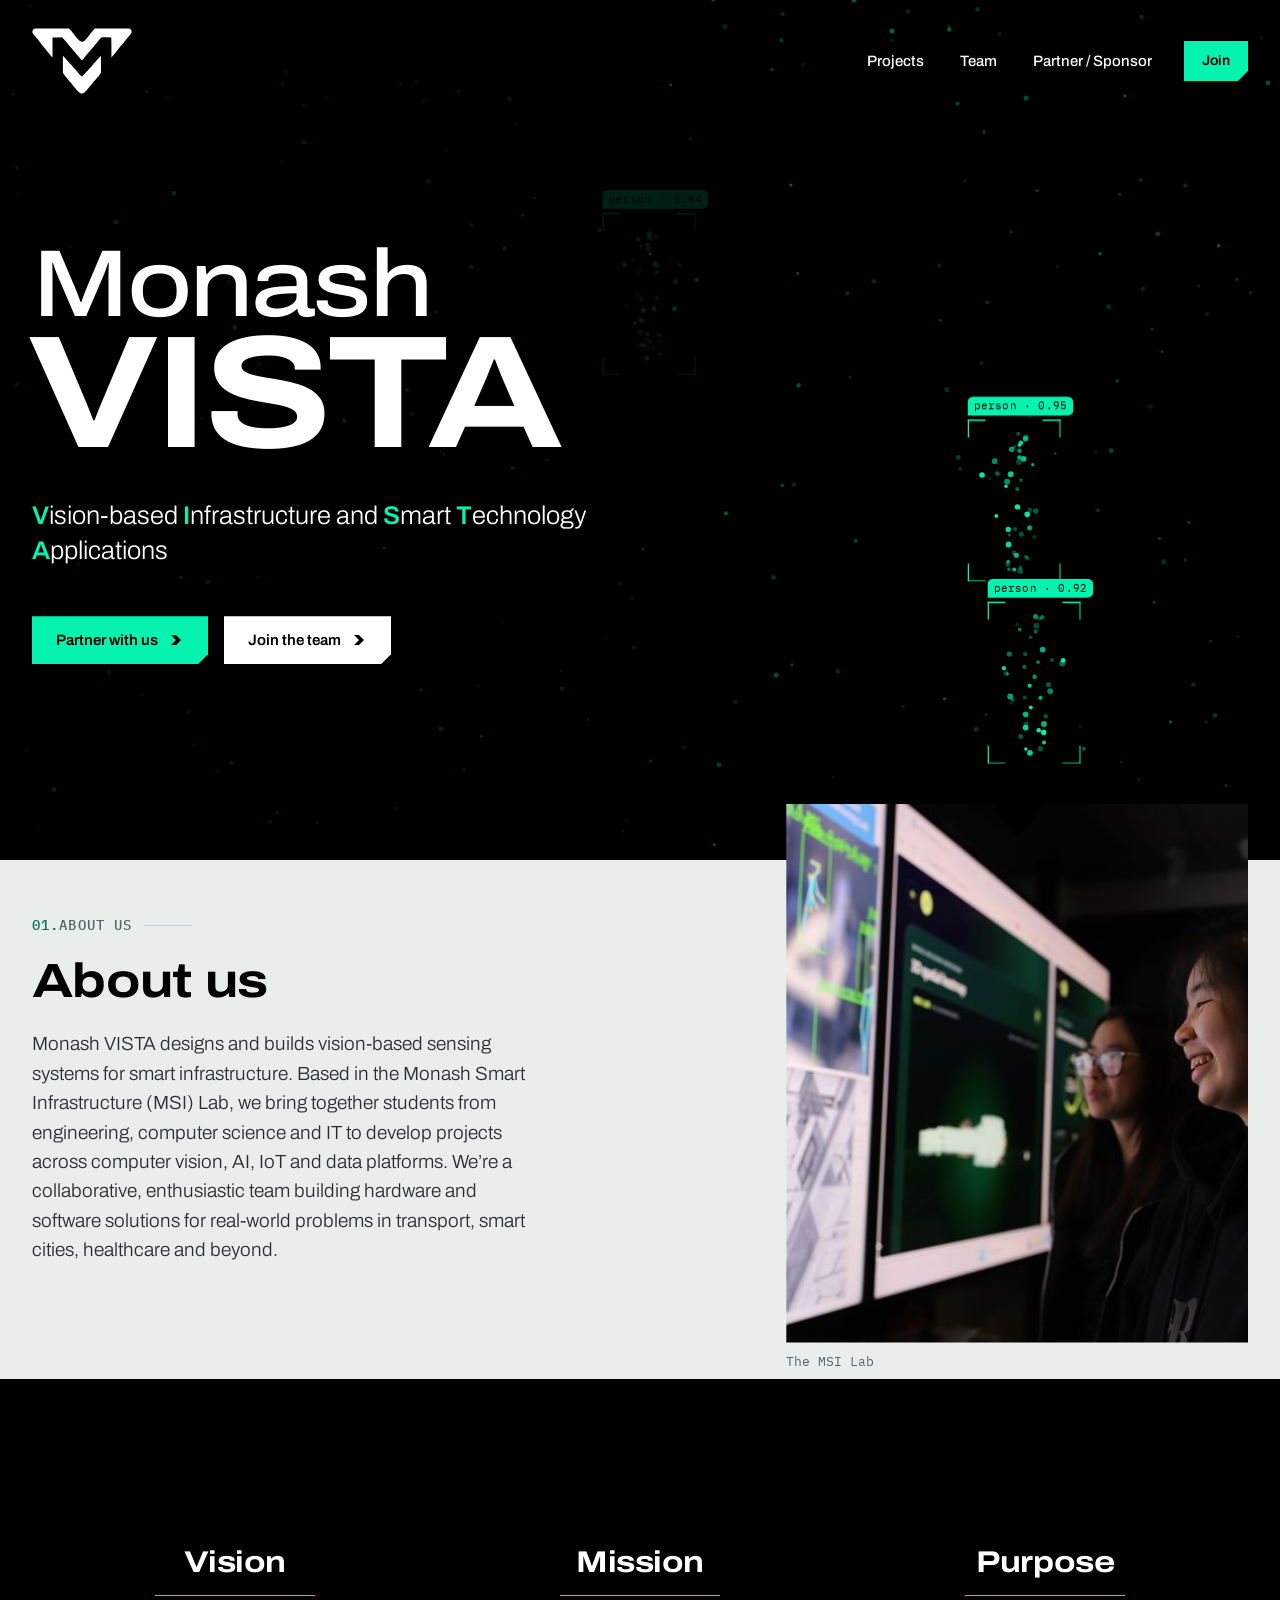
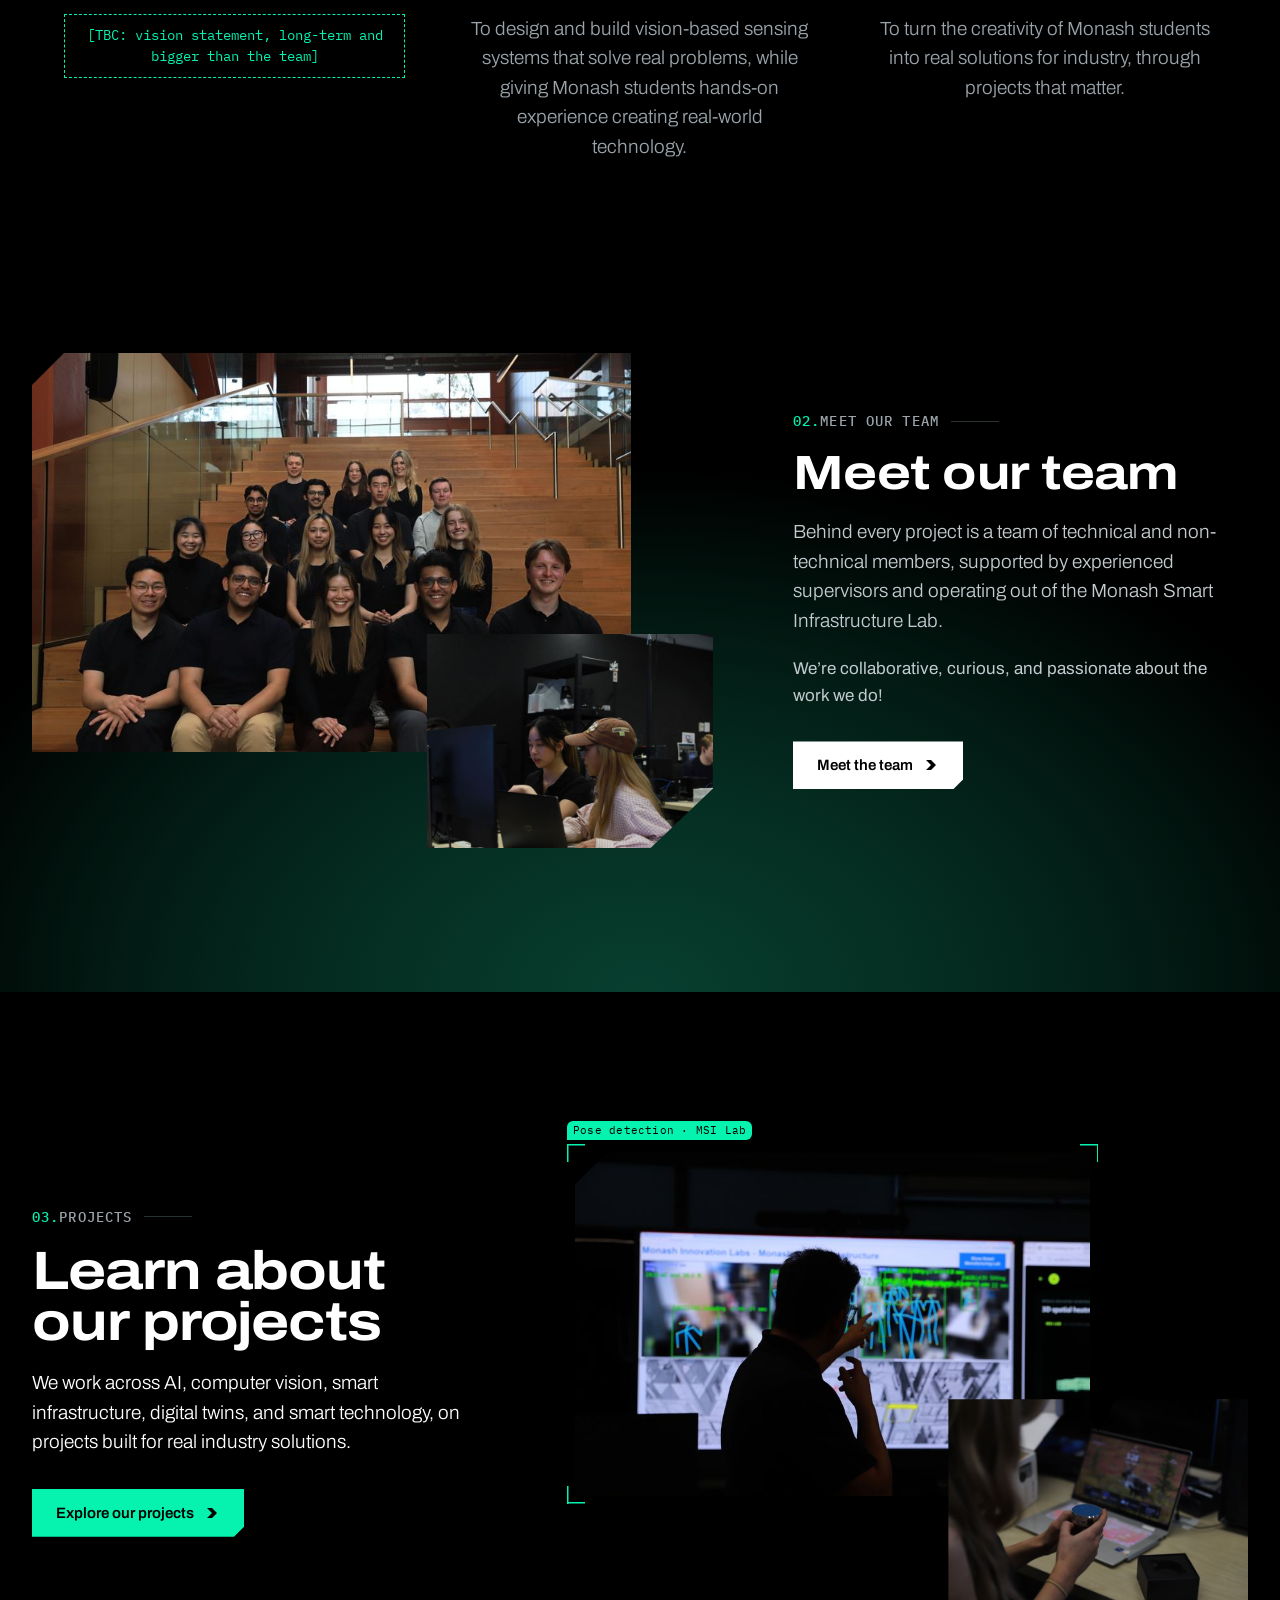
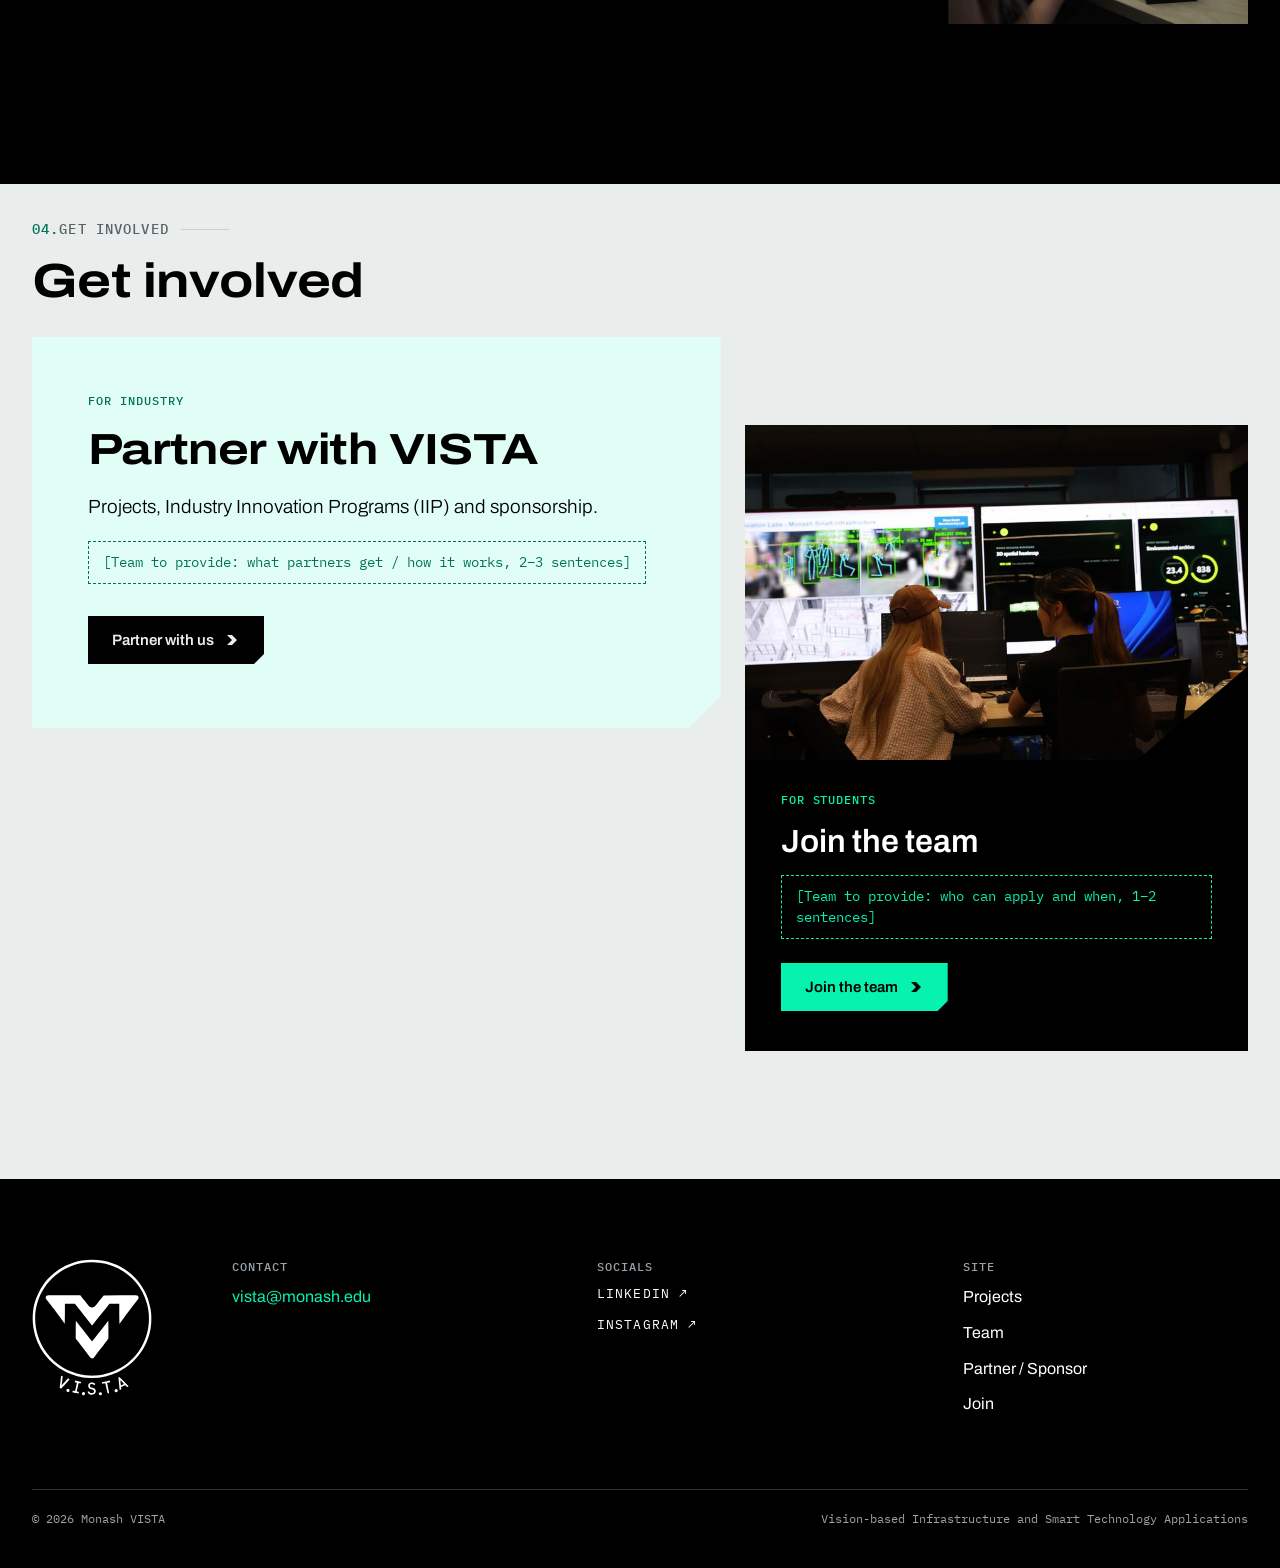
<file: index.html>
<!doctype html>
<html lang="en-AU">
<head>
  <meta charset="utf-8">
  <meta name="viewport" content="width=device-width, initial-scale=1">
  <title>Monash VISTA — Vision-based Infrastructure and Smart Technology Applications</title>
  <meta name="description" content="Monash VISTA is an engineering student team designing vision-based sensing systems for smart infrastructure, based in the Monash Smart Infrastructure (MSI) Lab.">
  <meta property="og:title" content="Monash VISTA — Vision-based Infrastructure and Smart Technology Applications">
  <meta property="og:description" content="Monash VISTA is an engineering student team designing vision-based sensing systems for smart infrastructure, based in the Monash Smart Infrastructure (MSI) Lab.">
  <meta property="og:image" content="assets/images/team/team-2026-1600.jpg">
  <meta name="theme-color" content="#000000">
  <link rel="icon" href="assets/images/logo/vista-mark-black.svg" type="image/svg+xml">

  <!-- Fonts (free, Google Fonts): Archivo + IBM Plex Mono -->
  <link rel="preconnect" href="https://fonts.googleapis.com">
  <link rel="preconnect" href="https://fonts.gstatic.com" crossorigin>
  <link rel="stylesheet" href="https://fonts.googleapis.com/css2?family=Archivo:wdth,wght@100..125,300..700&family=IBM+Plex+Mono:wght@400;500&display=swap">

  <link rel="stylesheet" href="assets/css/styles.css">
  <script>document.documentElement.classList.add('js');</script>
  <script src="assets/js/main.js" defer></script>
</head>
<body>
  <a class="skip-link" href="#main">Skip to content</a>

  <!-- ===================== HERO (dark) ===================== -->
  <section class="hero" data-theme="dark" aria-label="Introduction">
    <!-- Animated point field, drawn by main.js -->
    <canvas class="hero__field" aria-hidden="true"></canvas>
    <div class="hero__boxes" aria-hidden="true"></div>

    <header class="site-header wrap">
      <a class="site-header__logo" href="index.html" aria-label="Monash VISTA home">
        <img src="assets/images/logo/vista-mark-white.svg" alt="" width="100" height="66">
      </a>
      <button class="menu-toggle" type="button" aria-expanded="false" aria-controls="site-nav">Menu</button>
      <nav class="site-nav" id="site-nav" aria-label="Main">
        <a class="site-nav__link" href="projects.html">Projects</a>
        <a class="site-nav__link" href="team.html">Team</a>
        <a class="site-nav__link" href="index.html#partner">Partner / Sponsor</a>
        <a class="btn btn--small" href="index.html#join">Join</a>
      </nav>
    </header>

    <div class="hero__content wrap">
      <h1 class="hero__title">
        <span class="hero__monash">Monash</span>
        <span class="hero__vista">VISTA</span>
      </h1>
      <p class="hero__name"><b>V</b>ision-based <b>I</b>nfrastructure and <b>S</b>mart <b>T</b>echnology <b>A</b>pplications</p>
      <div class="hero__actions">
        <a class="btn" href="#partner">Partner with us <svg class="chev" viewBox="0 0 12 10" aria-hidden="true"><polygon points="0,0 5,0 10,5 5,10 0,10 5,5" fill="currentColor"/></svg></a>
        <a class="btn btn--ink" href="#join">Join the team <svg class="chev" viewBox="0 0 12 10" aria-hidden="true"><polygon points="0,0 5,0 10,5 5,10 0,10 5,5" fill="currentColor"/></svg></a>
      </div>
    </div>
  </section>

  <main id="main">

    <!-- ===================== 01 ABOUT US (off-white) ===================== -->
    <section class="about soft" id="about" data-theme="light">
      <div class="wrap about__grid">
        <div class="about__text stack">
          <span class="label"><span class="label__index">01.</span>About us</span>
          <h2 class="display h-section">About us</h2>
          <p class="lead">Monash VISTA designs and builds vision-based sensing systems for smart infrastructure. Based in the Monash Smart Infrastructure (MSI) Lab, we bring together students from engineering, computer science and IT to develop projects across computer vision, AI, IoT and data platforms. We’re a collaborative, enthusiastic team building hardware and software solutions for real-world problems in transport, smart cities, healthcare and beyond.</p>
        </div>
        <figure class="about__photo">
          <div class="cut cut--notch">
            <img src="assets/images/team/lab-heatmap-800.jpg" srcset="assets/images/team/lab-heatmap-800.jpg 800w, assets/images/team/lab-heatmap-1600.jpg 1600w" sizes="(max-width: 860px) 100vw, 480px" alt="Two VISTA members laughing in front of a 3D spatial heatmap in the MSI Lab" width="800" height="533" loading="lazy">
          </div>
          <figcaption class="caption">The MSI Lab</figcaption>
        </figure>
      </div>
    </section>

    <!-- ===================== VISION / MISSION / PURPOSE (black) ===================== -->
    <section class="vmp" id="vision" data-theme="dark" aria-label="Vision, mission and purpose">
      <div class="wrap vmp__grid">
        <div class="vmp__item">
          <h3 class="display">Vision</h3>
          <span class="vmp__rule" aria-hidden="true"></span>
          <p class="lead"><span class="todo">[TBC: vision statement, long-term and bigger than the team]</span></p>
        </div>
        <div class="vmp__item">
          <h3 class="display">Mission</h3>
          <span class="vmp__rule" aria-hidden="true"></span>
          <p class="lead">To design and build vision-based sensing systems that solve real problems, while giving Monash students hands-on experience creating real-world technology.</p>
        </div>
        <div class="vmp__item">
          <h3 class="display">Purpose</h3>
          <span class="vmp__rule" aria-hidden="true"></span>
          <p class="lead">To turn the creativity of Monash students into real solutions for industry, through projects that matter.</p>
        </div>
      </div>
    </section>

    <!-- ===================== 02 MEET OUR TEAM (green glow) ===================== -->
    <section class="home-team glow" id="team" data-theme="dark">
      <div class="wrap home-team__grid">
        <div class="home-team__photos">
          <div class="cut cut--corner">
            <img src="assets/images/team/team-2026-800.jpg" srcset="assets/images/team/team-2026-800.jpg 800w, assets/images/team/team-2026-1600.jpg 1600w" sizes="(max-width: 860px) 100vw, 640px" alt="The VISTA team seated together on timber stairs" width="800" height="533" loading="lazy">
          </div>
          <div class="cut cut--blade home-team__inset">
            <img src="assets/images/team/lab-laptop-pair-800.jpg" srcset="assets/images/team/lab-laptop-pair-800.jpg 800w, assets/images/team/lab-laptop-pair-1600.jpg 1600w" sizes="(max-width: 860px) 70vw, 320px" alt="Two members working together at a laptop in the lab" width="800" height="533" loading="lazy">
          </div>
        </div>
        <div class="home-team__text stack">
          <span class="label"><span class="label__index">02.</span>Meet our team</span>
          <h2 class="display h-section">Meet our team</h2>
          <p class="lead">Behind every project is a team of technical and non-technical members, supported by experienced supervisors and operating out of the Monash Smart Infrastructure Lab.</p>
          <p style="font-size:17px">We’re collaborative, curious, and passionate about the work we do!</p>
          <a class="btn btn--ink" href="team.html">Meet the team <svg class="chev" viewBox="0 0 12 10" aria-hidden="true"><polygon points="0,0 5,0 10,5 5,10 0,10 5,5" fill="currentColor"/></svg></a>
        </div>
      </div>
    </section>

    <!-- ===================== 03 LEARN ABOUT OUR PROJECTS (black) ===================== -->
    <section class="home-projects" id="projects" data-theme="dark">
      <div class="wrap home-projects__grid">
        <div class="home-projects__text stack">
          <span class="label"><span class="label__index">03.</span>Projects</span>
          <h2 class="display">Learn about our projects</h2>
          <p class="lead">We work across AI, computer vision, smart infrastructure, digital twins, and smart technology, on projects built for real industry solutions.</p>
          <a class="btn" href="projects.html">Explore our projects <svg class="chev" viewBox="0 0 12 10" aria-hidden="true"><polygon points="0,0 5,0 10,5 5,10 0,10 5,5" fill="currentColor"/></svg></a>
        </div>
        <div class="home-projects__photos">
          <div class="track" data-reveal>
            <span class="track__tag">Pose detection · MSI Lab</span>
            <div class="cut cut--corner">
              <img src="assets/images/projects/digital-twin-detection-800.jpg" srcset="assets/images/projects/digital-twin-detection-800.jpg 800w, assets/images/projects/digital-twin-detection-1600.jpg 1600w" sizes="(max-width: 860px) 100vw, 560px" alt="A team member points at live pose-detection output on the lab screens" width="800" height="533" loading="lazy">
            </div>
          </div>
          <div class="cut cut--notch home-projects__inset">
            <img src="assets/images/projects/sensor-in-hand-800.jpg" srcset="assets/images/projects/sensor-in-hand-800.jpg 800w, assets/images/projects/sensor-in-hand-1600.jpg 1600w" sizes="(max-width: 860px) 70vw, 320px" alt="A member holding a small sensor in the lab" width="800" height="533" loading="lazy">
          </div>
        </div>
      </div>
    </section>

    <!-- ===================== 04 GET INVOLVED (off-white) ===================== -->
    <section class="involve soft" id="partner" data-theme="light">
      <div class="wrap">
        <span class="label"><span class="label__index">04.</span>Get involved</span>
        <h2 class="display h-section">Get involved</h2>
        <div class="involve__grid">
          <div class="partner stack">
            <span class="involve__kicker">For industry</span>
            <h3 class="display">Partner with VISTA</h3>
            <p class="lead">Projects, Industry Innovation Programs (IIP) and sponsorship.</p>
            <p><span class="todo">[Team to provide: what partners get / how it works, 2–3 sentences]</span></p>
            <a class="btn btn--ink" href="mailto:vista@monash.edu">Partner with us <svg class="chev" viewBox="0 0 12 10" aria-hidden="true"><polygon points="0,0 5,0 10,5 5,10 0,10 5,5" fill="currentColor"/></svg></a>
          </div>
          <div class="join stack" id="join" data-theme="dark">
            <div class="cut cut--blade">
              <img src="assets/images/team/lab-team-at-screens-800.jpg" srcset="assets/images/team/lab-team-at-screens-800.jpg 800w, assets/images/team/lab-team-at-screens-1600.jpg 1600w" sizes="(max-width: 860px) 100vw, 480px" alt="Members working at the detection screens in the MSI Lab" width="800" height="533" loading="lazy">
            </div>
            <div class="join__body stack">
              <span class="involve__kicker">For students</span>
              <h3>Join the team</h3>
              <p><span class="todo">[Team to provide: who can apply and when, 1–2 sentences]</span></p>
              <a class="btn" href="mailto:vista@monash.edu">Join the team <svg class="chev" viewBox="0 0 12 10" aria-hidden="true"><polygon points="0,0 5,0 10,5 5,10 0,10 5,5" fill="currentColor"/></svg></a>
            </div>
          </div>
        </div>
      </div>
    </section>
  </main>

  <!-- ===================== FOOTER (dark) ===================== -->
  <footer class="site-footer" id="contact" data-theme="dark">
    <div class="wrap">
      <div class="site-footer__grid">
        <img class="site-footer__lockup" src="assets/images/logo/vista-lockup-white.svg" alt="Monash VISTA" width="120" height="137">
        <div class="site-footer__col stack">
          <span class="site-footer__heading">CONTACT</span>
          <a class="site-footer__email" href="mailto:vista@monash.edu">vista@monash.edu</a>
        </div>
        <div class="site-footer__col stack">
          <span class="site-footer__heading">SOCIALS</span>
          <!-- TODO: add the team's LinkedIn and Instagram URLs -->
          <a class="site-footer__social" href="#" target="_blank" rel="noopener">LINKEDIN ↗</a>
          <a class="site-footer__social" href="#" target="_blank" rel="noopener">INSTAGRAM ↗</a>
        </div>
        <nav class="site-footer__col stack" aria-label="Footer">
          <span class="site-footer__heading">SITE</span>
          <a href="projects.html">Projects</a>
          <a href="team.html">Team</a>
          <a href="index.html#partner">Partner / Sponsor</a>
          <a href="index.html#join">Join</a>
        </nav>
      </div>
      <div class="site-footer__base">
        <span>© <span data-year>2026</span> Monash VISTA</span>
        <span>Vision-based Infrastructure and Smart Technology Applications</span>
      </div>
    </div>
  </footer>
</body>
</html>
</file>
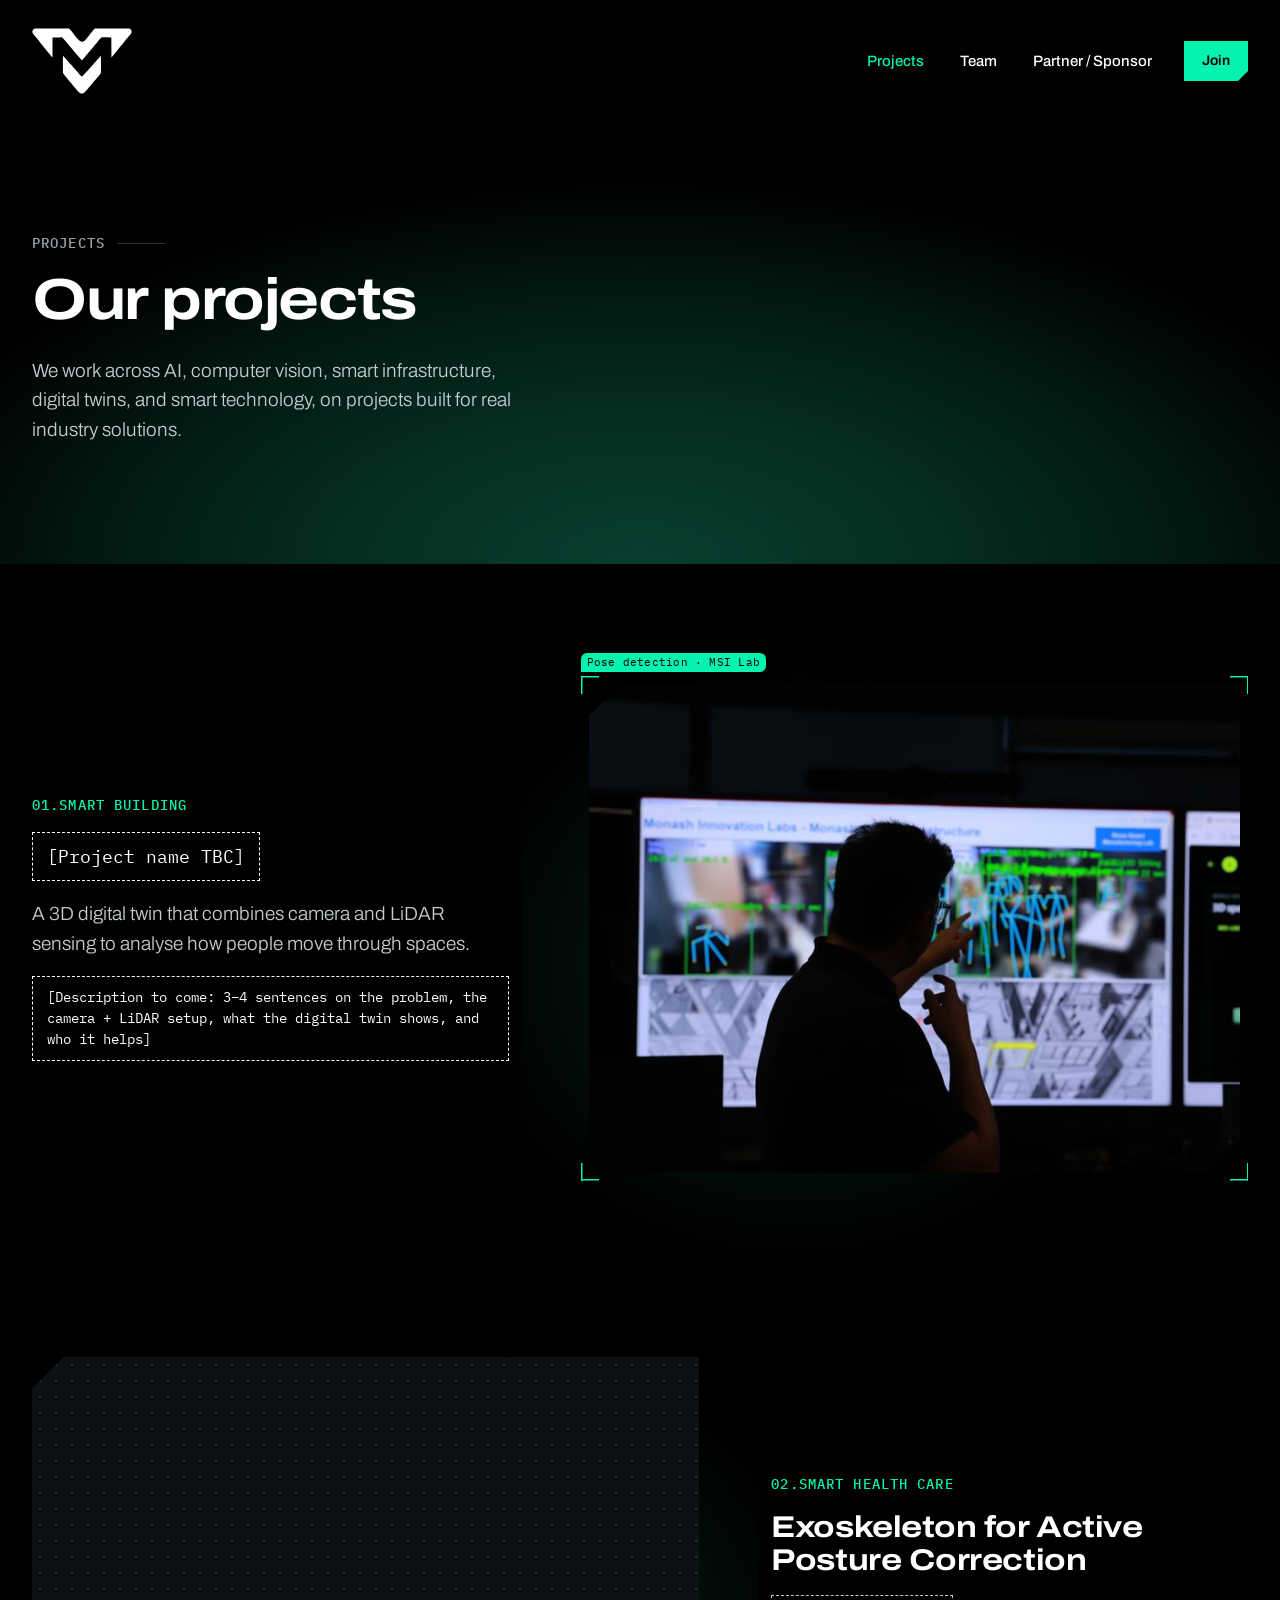
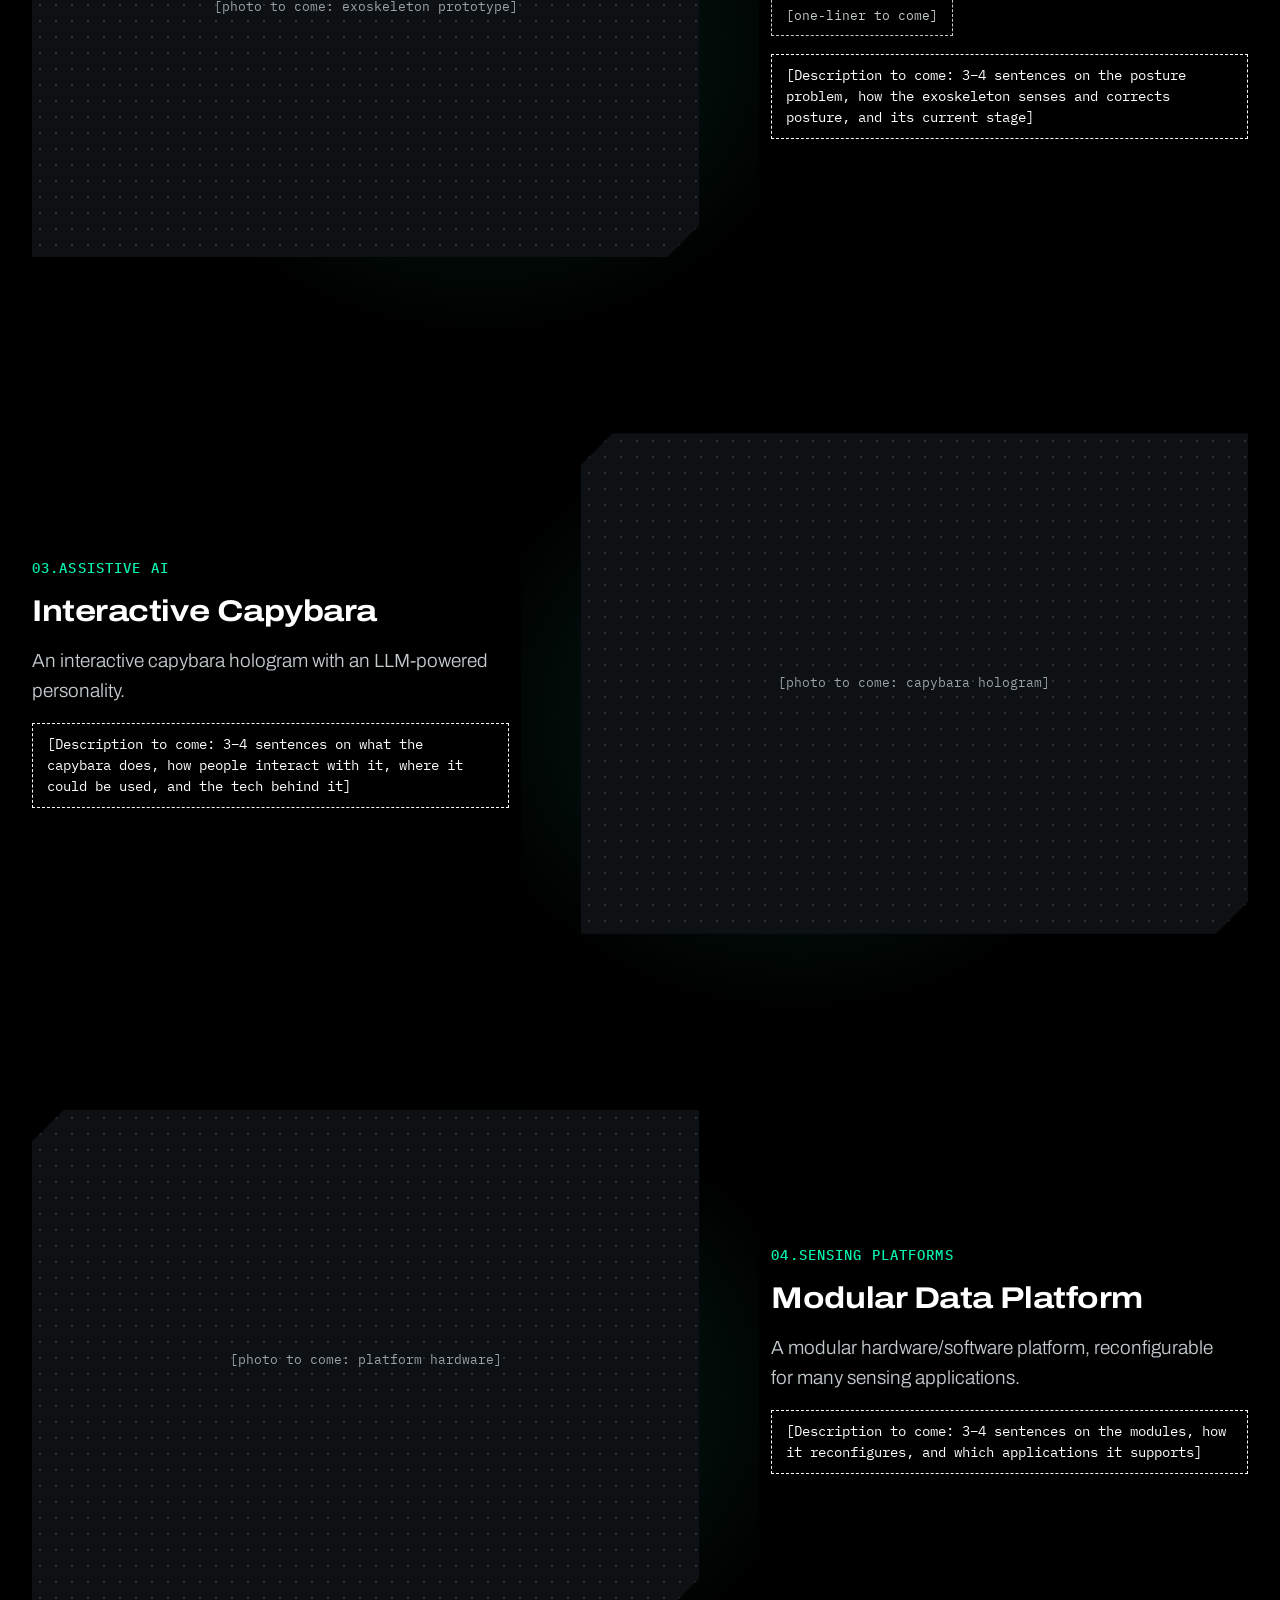
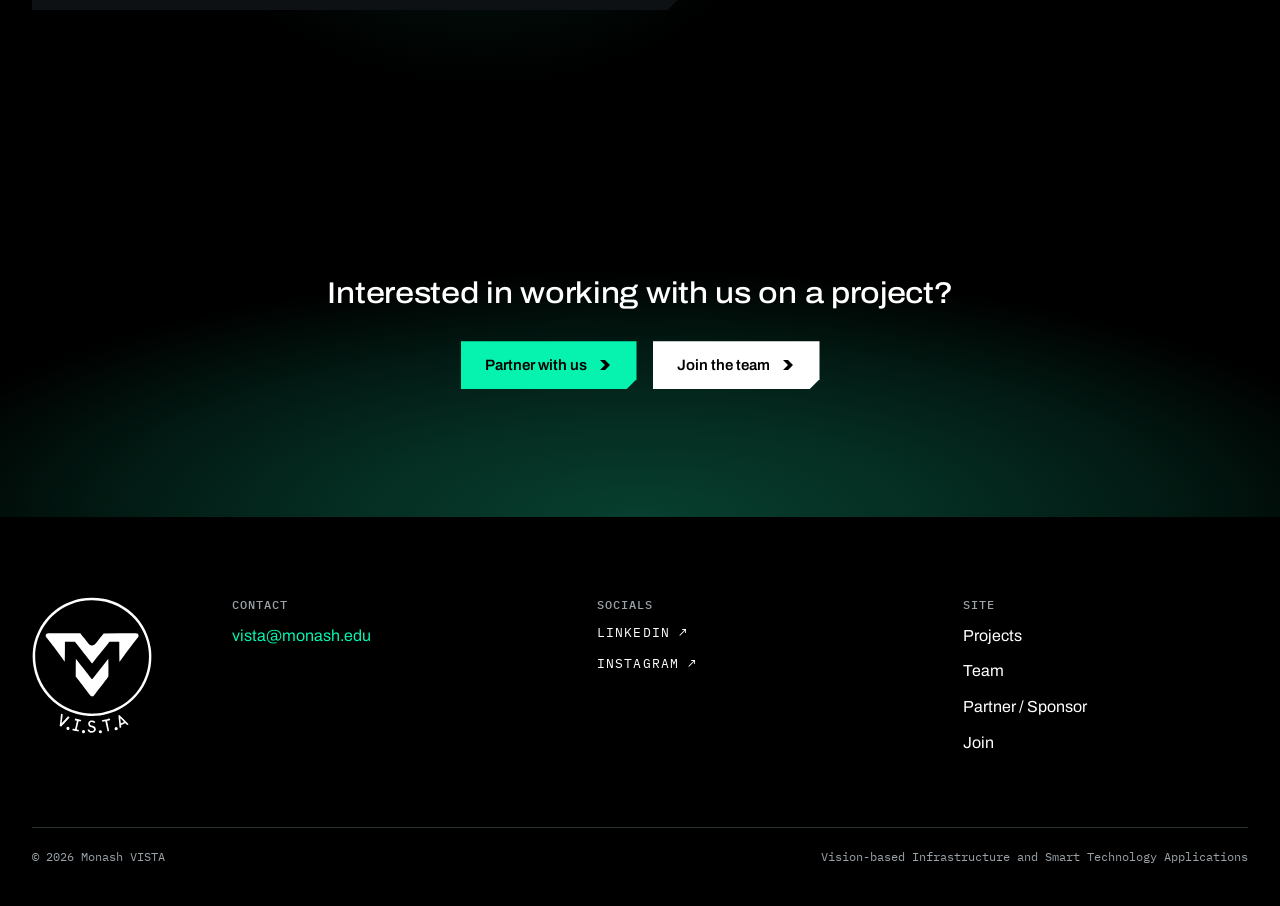
<file: projects.html>
<!doctype html>
<html lang="en-AU">
<head>
  <meta charset="utf-8">
  <meta name="viewport" content="width=device-width, initial-scale=1">
  <title>Projects — Monash VISTA</title>
  <meta name="description" content="Monash VISTA projects across smart buildings, smart health care, assistive AI and modular sensing platforms.">
  <meta property="og:title" content="Projects — Monash VISTA">
  <meta property="og:description" content="Monash VISTA projects across smart buildings, smart health care, assistive AI and modular sensing platforms.">
  <meta property="og:image" content="assets/images/team/team-2026-1600.jpg">
  <meta name="theme-color" content="#000000">
  <link rel="icon" href="assets/images/logo/vista-mark-black.svg" type="image/svg+xml">

  <!-- Fonts (free, Google Fonts): Archivo + IBM Plex Mono -->
  <link rel="preconnect" href="https://fonts.googleapis.com">
  <link rel="preconnect" href="https://fonts.gstatic.com" crossorigin>
  <link rel="stylesheet" href="https://fonts.googleapis.com/css2?family=Archivo:wdth,wght@100..125,300..700&family=IBM+Plex+Mono:wght@400;500&display=swap">

  <link rel="stylesheet" href="assets/css/styles.css">
  <script>document.documentElement.classList.add('js');</script>
  <script src="assets/js/main.js" defer></script>
</head>
<body>
  <a class="skip-link" href="#main">Skip to content</a>

  <!-- ===================== PAGE HEADER (green glow) ===================== -->
  <section class="page-header glow" data-theme="dark">
    <header class="site-header wrap site-header--static">
      <a class="site-header__logo" href="index.html" aria-label="Monash VISTA home">
        <img src="assets/images/logo/vista-mark-white.svg" alt="" width="100" height="66">
      </a>
      <button class="menu-toggle" type="button" aria-expanded="false" aria-controls="site-nav">Menu</button>
      <nav class="site-nav" id="site-nav" aria-label="Main">
        <a class="site-nav__link" href="projects.html" aria-current="page">Projects</a>
        <a class="site-nav__link" href="team.html">Team</a>
        <a class="site-nav__link" href="index.html#partner">Partner / Sponsor</a>
        <a class="btn btn--small" href="index.html#join">Join</a>
      </nav>
    </header>
    <div class="wrap stack page-header__body">
      <span class="label">Projects</span>
      <h1 class="display h-page">Our projects</h1>
      <p class="lead">We work across AI, computer vision, smart infrastructure, digital twins, and smart technology, on projects built for real industry solutions.</p>
    </div>
  </section>

  <main id="main">
    <!-- ===================== PROJECT ROWS (dark) ===================== -->
    <section class="project-list" data-theme="dark" aria-label="Projects">
      <div class="wrap">
      <article class="prow">
        <div class="prow__text stack">
          <span class="prow__kicker">01.SMART BUILDING</span>
          <h2 class="display"><span class="todo todo--match" style="font-size:18px">[Project name TBC]</span></h2>
          <p class="lead">A 3D digital twin that combines camera and LiDAR sensing to analyse how people move through spaces.</p>
          <p><span class="todo todo--match">[Description to come: 3–4 sentences on the problem, the camera + LiDAR setup, what the digital twin shows, and who it helps]</span></p>
        </div>
        <div class="prow__media">
          <div class="prow__glow" aria-hidden="true"></div>
          <div class="track" data-reveal>
            <span class="track__tag">Pose detection · MSI Lab</span>
            <div class="cut cut--corner">
              <img src="assets/images/projects/digital-twin-detection-800.jpg" srcset="assets/images/projects/digital-twin-detection-800.jpg 800w, assets/images/projects/digital-twin-detection-1600.jpg 1600w" sizes="(max-width: 860px) 100vw, 700px" alt="A team member points at live pose-detection output on the lab screens" width="800" height="533" loading="lazy">
            </div>
          </div>
        </div>
      </article>
      <article class="prow prow--flip">
        <div class="prow__media">
          <div class="prow__glow" aria-hidden="true"></div>
          <div class="cut cut--corner photo-todo">[photo to come: exoskeleton prototype]</div>
        </div>
        <div class="prow__text stack">
          <span class="prow__kicker">02.SMART HEALTH CARE</span>
          <h2 class="display">Exoskeleton for Active Posture Correction</h2>
          <p class="lead"><span class="todo todo--sm todo--match">[one-liner to come]</span></p>
          <p><span class="todo todo--match">[Description to come: 3–4 sentences on the posture problem, how the exoskeleton senses and corrects posture, and its current stage]</span></p>
        </div>
      </article>
      <article class="prow">
        <div class="prow__text stack">
          <span class="prow__kicker">03.ASSISTIVE AI</span>
          <h2 class="display">Interactive Capybara</h2>
          <p class="lead">An interactive capybara hologram with an LLM-powered personality.</p>
          <p><span class="todo todo--match">[Description to come: 3–4 sentences on what the capybara does, how people interact with it, where it could be used, and the tech behind it]</span></p>
        </div>
        <div class="prow__media">
          <div class="prow__glow" aria-hidden="true"></div>
          <div class="cut cut--corner photo-todo">[photo to come: capybara hologram]</div>
        </div>
      </article>
      <article class="prow prow--flip">
        <div class="prow__media">
          <div class="prow__glow" aria-hidden="true"></div>
          <div class="cut cut--corner photo-todo">[photo to come: platform hardware]</div>
        </div>
        <div class="prow__text stack">
          <span class="prow__kicker">04.SENSING PLATFORMS</span>
          <h2 class="display">Modular Data Platform</h2>
          <p class="lead">A modular hardware/software platform, reconfigurable for many sensing applications.</p>
          <p><span class="todo todo--match">[Description to come: 3–4 sentences on the modules, how it reconfigures, and which applications it supports]</span></p>
        </div>
      </article>
      </div>
    </section>

    <!-- ===================== CLOSING BAND (green glow) ===================== -->
    <section class="closing glow" data-theme="dark">
      <div class="wrap">
        <p class="closing__text">Interested in working with us on a project?</p>
        <div class="closing__actions">
          <a class="btn" href="index.html#partner">Partner with us <svg class="chev" viewBox="0 0 12 10" aria-hidden="true"><polygon points="0,0 5,0 10,5 5,10 0,10 5,5" fill="currentColor"/></svg></a>
          <a class="btn btn--ink" href="index.html#join">Join the team <svg class="chev" viewBox="0 0 12 10" aria-hidden="true"><polygon points="0,0 5,0 10,5 5,10 0,10 5,5" fill="currentColor"/></svg></a>
        </div>
      </div>
    </section>
  </main>

  <!-- ===================== FOOTER (dark) ===================== -->
  <footer class="site-footer" id="contact" data-theme="dark">
    <div class="wrap">
      <div class="site-footer__grid">
        <img class="site-footer__lockup" src="assets/images/logo/vista-lockup-white.svg" alt="Monash VISTA" width="120" height="137">
        <div class="site-footer__col stack">
          <span class="site-footer__heading">CONTACT</span>
          <a class="site-footer__email" href="mailto:vista@monash.edu">vista@monash.edu</a>
        </div>
        <div class="site-footer__col stack">
          <span class="site-footer__heading">SOCIALS</span>
          <!-- TODO: add the team's LinkedIn and Instagram URLs -->
          <a class="site-footer__social" href="#" target="_blank" rel="noopener">LINKEDIN ↗</a>
          <a class="site-footer__social" href="#" target="_blank" rel="noopener">INSTAGRAM ↗</a>
        </div>
        <nav class="site-footer__col stack" aria-label="Footer">
          <span class="site-footer__heading">SITE</span>
          <a href="projects.html">Projects</a>
          <a href="team.html">Team</a>
          <a href="index.html#partner">Partner / Sponsor</a>
          <a href="index.html#join">Join</a>
        </nav>
      </div>
      <div class="site-footer__base">
        <span>© <span data-year>2026</span> Monash VISTA</span>
        <span>Vision-based Infrastructure and Smart Technology Applications</span>
      </div>
    </div>
  </footer>
</body>
</html>
</file>
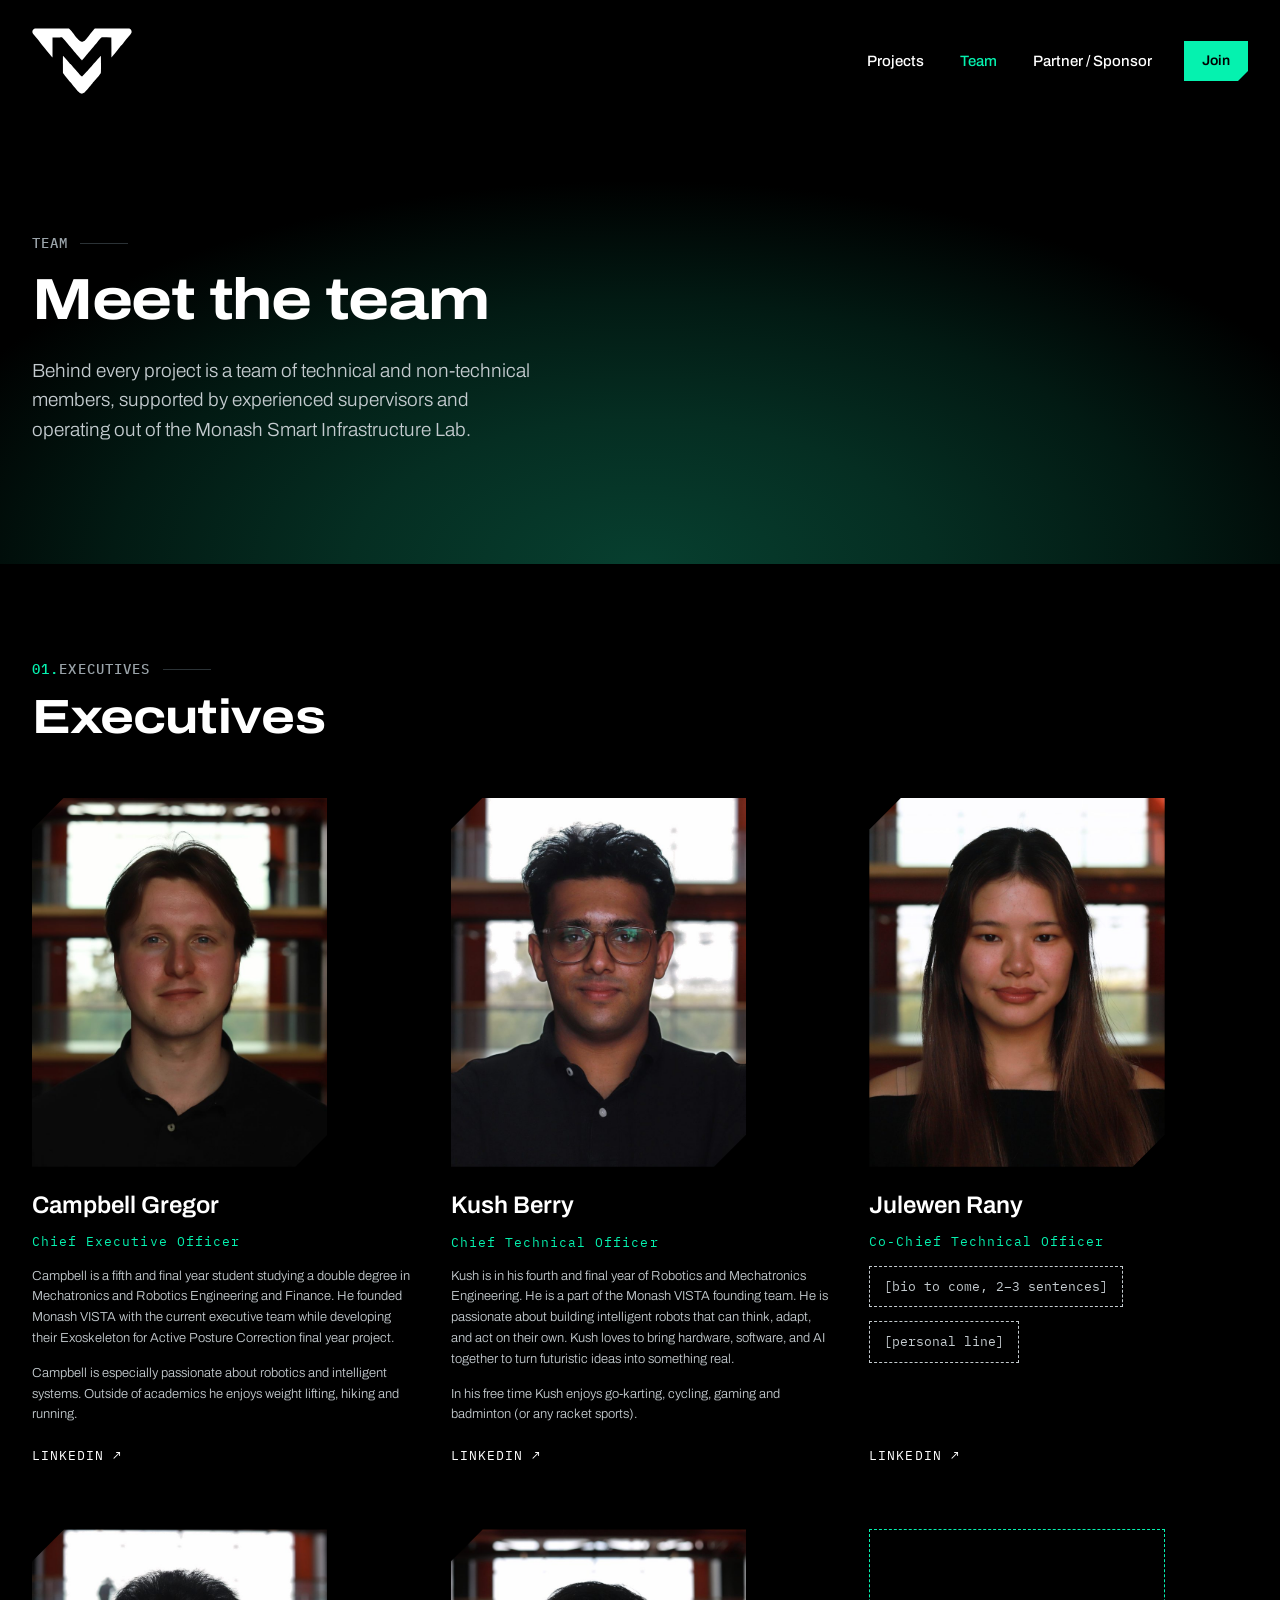
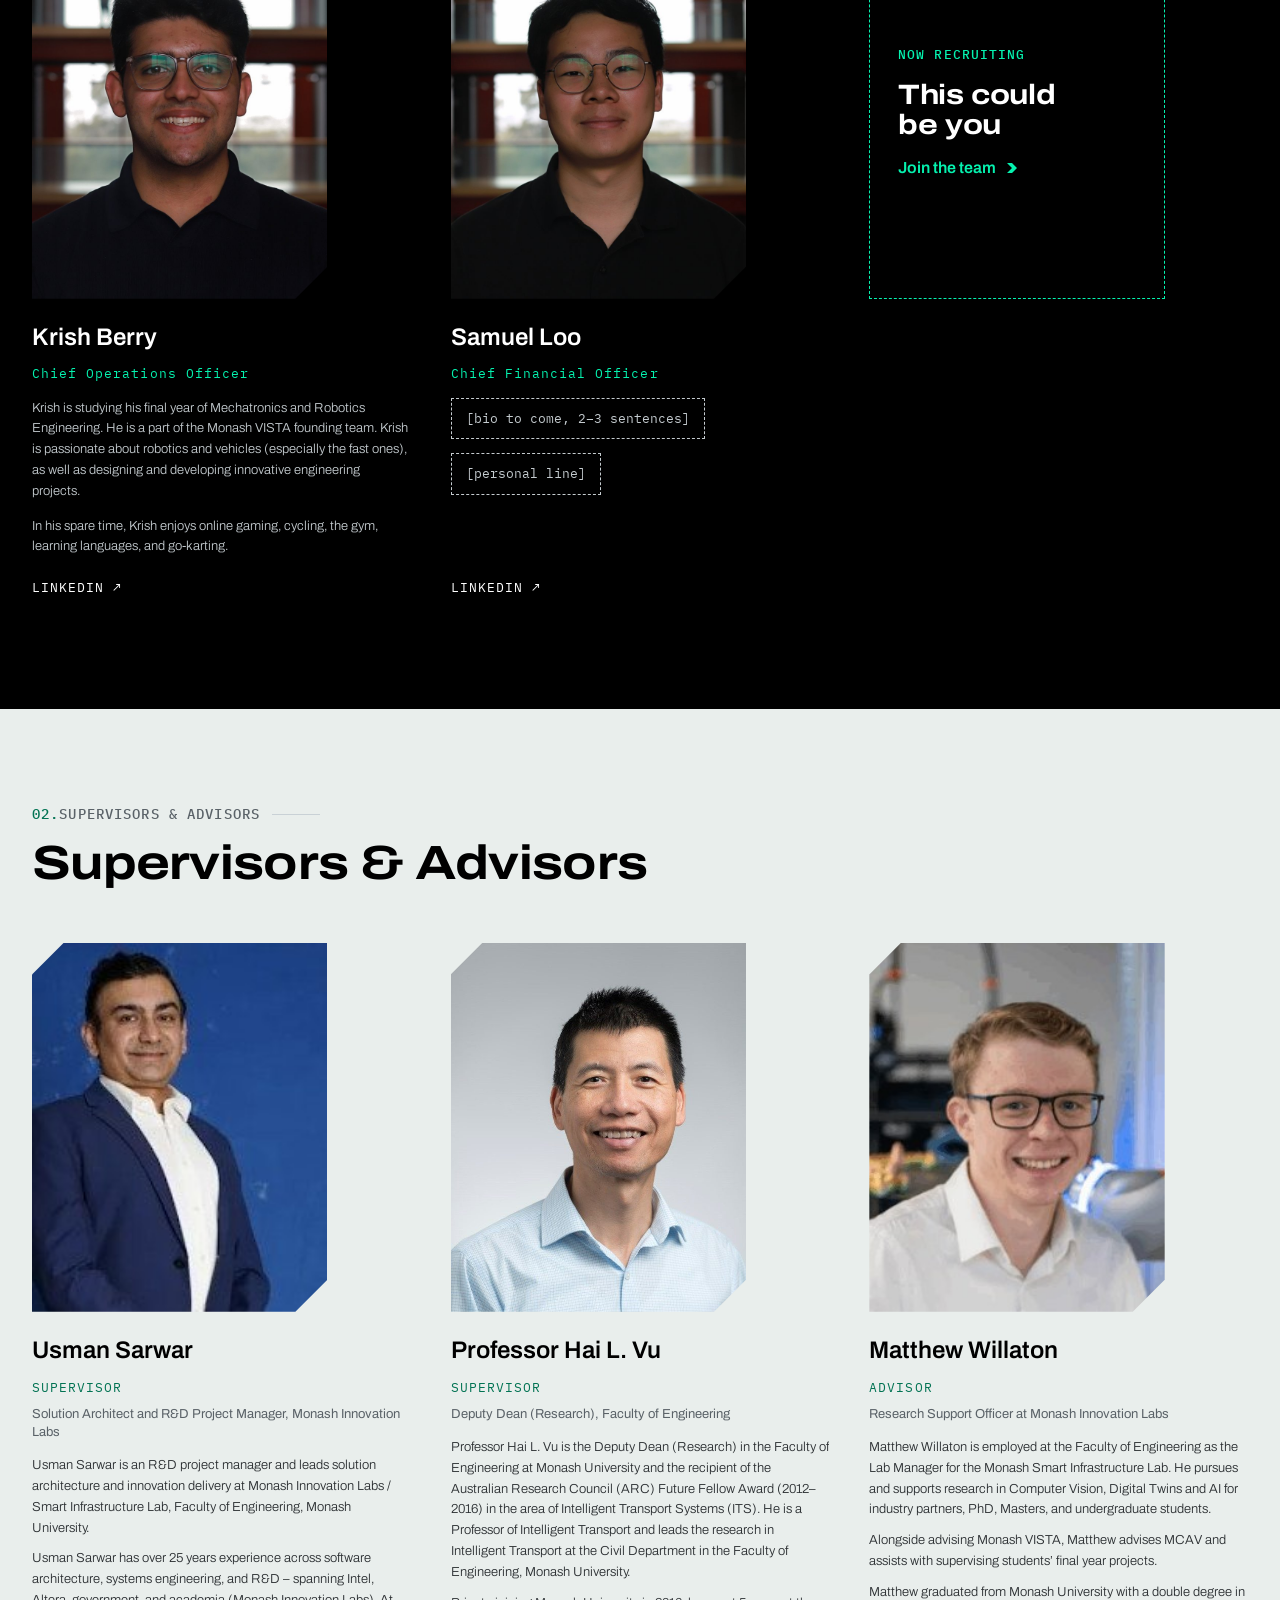
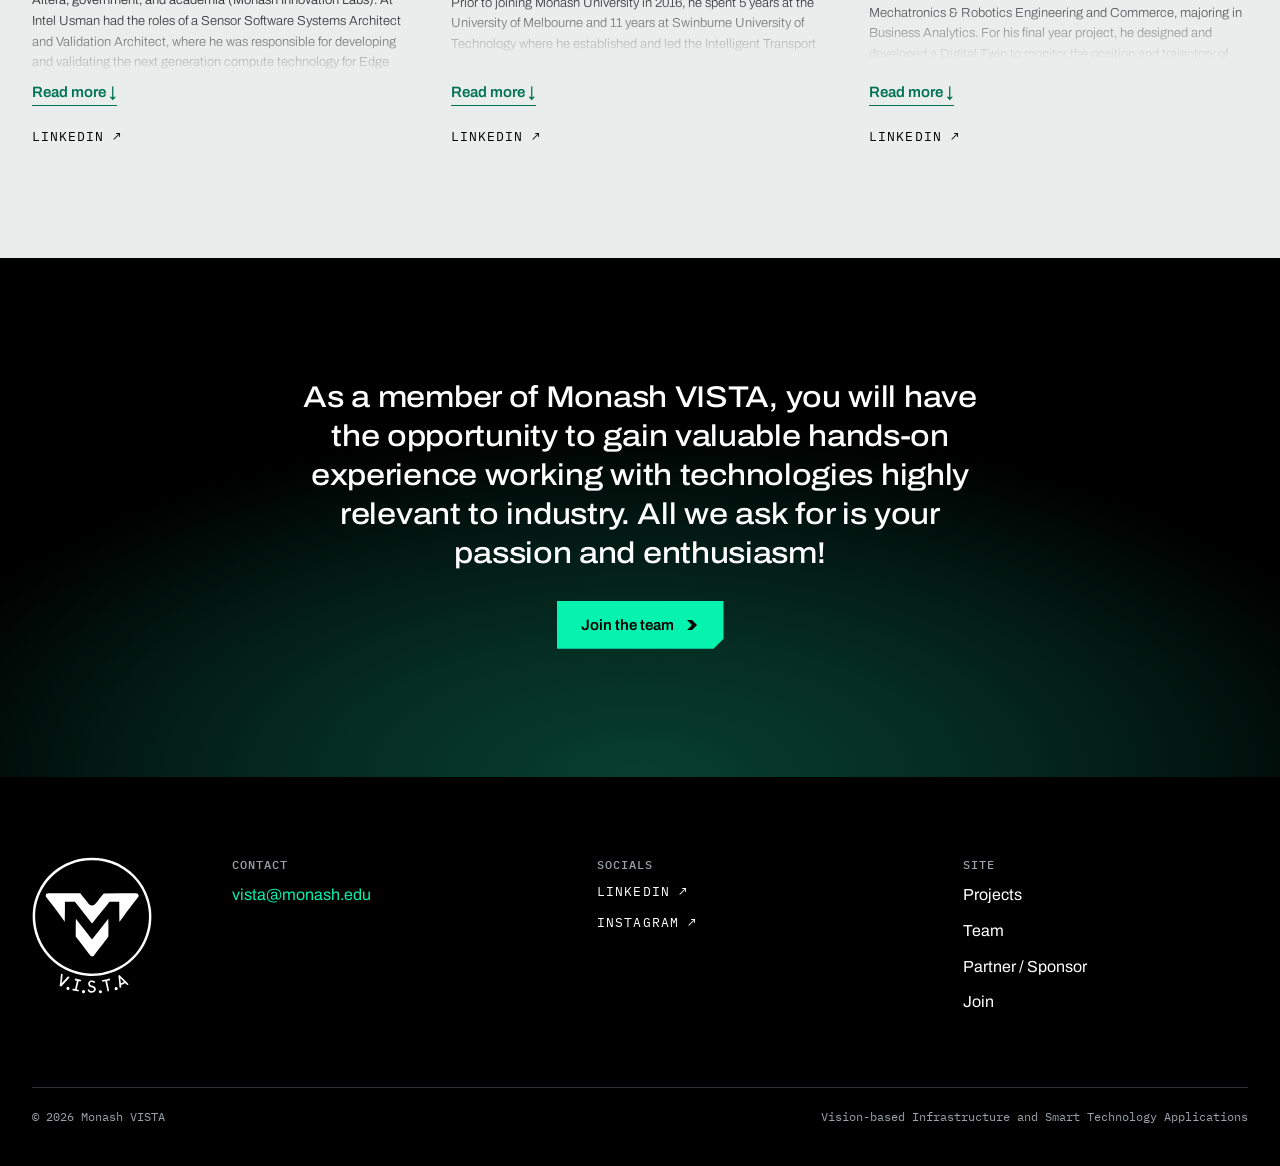
<file: team.html>
<!doctype html>
<html lang="en-AU">
<head>
  <meta charset="utf-8">
  <meta name="viewport" content="width=device-width, initial-scale=1">
  <title>Team — Monash VISTA</title>
  <meta name="description" content="Meet the Monash VISTA executive team, supervisors and advisors.">
  <meta property="og:title" content="Team — Monash VISTA">
  <meta property="og:description" content="Meet the Monash VISTA executive team, supervisors and advisors.">
  <meta property="og:image" content="assets/images/team/team-2026-1600.jpg">
  <meta name="theme-color" content="#000000">
  <link rel="icon" href="assets/images/logo/vista-mark-black.svg" type="image/svg+xml">

  <!-- Fonts (free, Google Fonts): Archivo + IBM Plex Mono -->
  <link rel="preconnect" href="https://fonts.googleapis.com">
  <link rel="preconnect" href="https://fonts.gstatic.com" crossorigin>
  <link rel="stylesheet" href="https://fonts.googleapis.com/css2?family=Archivo:wdth,wght@100..125,300..700&family=IBM+Plex+Mono:wght@400;500&display=swap">

  <link rel="stylesheet" href="assets/css/styles.css">
  <script>document.documentElement.classList.add('js');</script>
  <script src="assets/js/main.js" defer></script>
</head>
<body>
  <a class="skip-link" href="#main">Skip to content</a>

  <!-- ===================== PAGE HEADER (green glow) ===================== -->
  <section class="page-header glow" data-theme="dark">
    <header class="site-header wrap site-header--static">
      <a class="site-header__logo" href="index.html" aria-label="Monash VISTA home">
        <img src="assets/images/logo/vista-mark-white.svg" alt="" width="100" height="66">
      </a>
      <button class="menu-toggle" type="button" aria-expanded="false" aria-controls="site-nav">Menu</button>
      <nav class="site-nav" id="site-nav" aria-label="Main">
        <a class="site-nav__link" href="projects.html">Projects</a>
        <a class="site-nav__link" href="team.html" aria-current="page">Team</a>
        <a class="site-nav__link" href="index.html#partner">Partner / Sponsor</a>
        <a class="btn btn--small" href="index.html#join">Join</a>
      </nav>
    </header>
    <div class="wrap stack page-header__body">
      <span class="label">Team</span>
      <h1 class="display h-page">Meet the team</h1>
      <p class="lead">Behind every project is a team of technical and non-technical members, supported by experienced supervisors and operating out of the Monash Smart Infrastructure Lab.</p>
    </div>
  </section>

  <main id="main">
    <!-- ===================== 01 EXECUTIVES (dark) ===================== -->
    <section class="page-section" id="executives" data-theme="dark">
      <div class="wrap stack">
        <span class="label"><span class="label__index">01.</span>Executives</span>
        <h2 class="display h-section">Executives</h2>
        <ul class="people">
        <li class="person">
          <div class="cut cut--corner person__photo"><img src="assets/images/team/headshots/campbell-gregor.jpg" alt="Headshot of Campbell Gregor" width="800" height="1000" loading="lazy"></div>
          <h3 class="person__name">Campbell Gregor</h3>
          <p class="person__role">Chief Executive Officer</p>
          <div class="person__bio">
            <p>Campbell is a fifth and final year student studying a double degree in Mechatronics and Robotics Engineering and Finance. He founded Monash VISTA with the current executive team while developing their Exoskeleton for Active Posture Correction final year project.</p>
            <p>Campbell is especially passionate about robotics and intelligent systems. Outside of academics he enjoys weight lifting, hiking and running.</p>
          </div>
          <a class="person__social" href="https://www.linkedin.com/in/campbell-g-298354232/" target="_blank" rel="noopener">LINKEDIN ↗</a>
        </li>
        <li class="person">
          <div class="cut cut--corner person__photo"><img src="assets/images/team/headshots/kush-berry.jpg" alt="Headshot of Kush Berry" width="800" height="1000" loading="lazy"></div>
          <h3 class="person__name">Kush Berry</h3>
          <p class="person__role">Chief Technical Officer</p>
          <div class="person__bio">
            <p>Kush is in his fourth and final year of Robotics and Mechatronics Engineering. He is a part of the Monash VISTA founding team. He is passionate about building intelligent robots that can think, adapt, and act on their own. Kush loves to bring hardware, software, and AI together to turn futuristic ideas into something real.</p>
            <p>In his free time Kush enjoys go-karting, cycling, gaming and badminton (or any racket sports).</p>
          </div>
          <a class="person__social" href="https://www.linkedin.com/in/kushberry/" target="_blank" rel="noopener">LINKEDIN ↗</a>
        </li>
        <li class="person">
          <div class="cut cut--corner person__photo"><img src="assets/images/team/headshots/julewen-rany.jpg" alt="Headshot of Julewen Rany" width="800" height="1000" loading="lazy"></div>
          <h3 class="person__name">Julewen Rany</h3>
          <p class="person__role">Co-Chief Technical Officer</p>
          <div class="person__bio">
            <p><span class="todo todo--sm todo--match">[bio to come, 2–3 sentences]</span></p>
            <p><span class="todo todo--sm todo--match">[personal line]</span></p>
          </div>
          <a class="person__social" href="https://www.linkedin.com/in/julewen-rany-b2a105307/" target="_blank" rel="noopener">LINKEDIN ↗</a>
        </li>
        <li class="person">
          <div class="cut cut--corner person__photo"><img src="assets/images/team/headshots/krish-berry.jpg" alt="Headshot of Krish Berry" width="800" height="1000" loading="lazy"></div>
          <h3 class="person__name">Krish Berry</h3>
          <p class="person__role">Chief Operations Officer</p>
          <div class="person__bio">
            <p>Krish is studying his final year of Mechatronics and Robotics Engineering. He is a part of the Monash VISTA founding team. Krish is passionate about robotics and vehicles (especially the fast ones), as well as designing and developing innovative engineering projects.</p>
            <p>In his spare time, Krish enjoys online gaming, cycling, the gym, learning languages, and go-karting.</p>
          </div>
          <a class="person__social" href="https://www.linkedin.com/in/0krishberry/" target="_blank" rel="noopener">LINKEDIN ↗</a>
        </li>
        <li class="person">
          <div class="cut cut--corner person__photo"><img src="assets/images/team/headshots/samuel-loo.jpg" alt="Headshot of Samuel Loo" width="800" height="1000" loading="lazy"></div>
          <h3 class="person__name">Samuel Loo</h3>
          <p class="person__role">Chief Financial Officer</p>
          <div class="person__bio">
            <p><span class="todo todo--sm todo--match">[bio to come, 2–3 sentences]</span></p>
            <p><span class="todo todo--sm todo--match">[personal line]</span></p>
          </div>
          <a class="person__social" href="https://www.linkedin.com/in/samuel-loo-18a58b348/" target="_blank" rel="noopener">LINKEDIN ↗</a>
        </li>
        <li class="person">
          <a class="join-card" href="index.html#join">
            <span class="join-card__kicker">NOW RECRUITING</span>
            <span class="join-card__title display">This could be you</span>
            <span class="join-card__cta">Join the team <svg class="chev" viewBox="0 0 12 10" aria-hidden="true"><polygon points="0,0 5,0 10,5 5,10 0,10 5,5" fill="currentColor"/></svg></span>
          </a>
        </li>
        </ul>
      </div>
    </section>

    <!-- ===================== 02 SUPERVISORS & ADVISORS (off-white) ===================== -->
    <section class="page-section soft" id="supervisors" data-theme="light">
      <div class="wrap stack">
        <span class="label"><span class="label__index">02.</span>Supervisors &amp; Advisors</span>
        <h2 class="display h-section">Supervisors &amp; Advisors</h2>
        <ul class="people">
        <li class="person">
          <div class="cut cut--corner person__photo"><img src="assets/images/team/headshots/usman-sarwar.jpg" alt="Headshot of Usman Sarwar" width="800" height="1000" loading="lazy"></div>
          <h3 class="person__name">Usman Sarwar</h3>
          <p class="person__role">SUPERVISOR</p>
          <p class="person__title">Solution Architect and R&amp;D Project Manager, Monash Innovation Labs</p>
          <div class="person__bio person__bio--clamp" id="bio-usman">
            <p>Usman Sarwar is an R&amp;D project manager and leads solution architecture and innovation delivery at Monash Innovation Labs / Smart Infrastructure Lab, Faculty of Engineering, Monash University.</p>
            <p>Usman Sarwar has over 25 years experience across software architecture, systems engineering, and R&amp;D – spanning Intel, Altera, government, and academia (Monash Innovation Labs). At Intel Usman had the roles of a Sensor Software Systems Architect and Validation Architect, where he was responsible for developing and validating the next generation compute technology for Edge Computing, Cloud and 5G. At Altera he was an Engineering Lead, Solution and Validation Architect, where he combined solution architecture, technical leadership, embedded Linux, ARM HPS, FPGA platforms, industrial networking, validation, GenAI, and industry-academic collaboration.</p>
            <p>With expertise in solution architecture, R&amp;D management, AI, IoT, Digital Twins, edge/cloud systems, and data engineering platforms, Usman Sarwar focuses on turning complex industry challenges into practical architectures, demonstrable systems, scalable platforms and long-term technology roadmaps.</p>
          </div>
          <button class="read-more" type="button" aria-expanded="false" aria-controls="bio-usman">Read more ↓</button>
          <a class="person__social" href="https://www.linkedin.com/in/usman--sarwar/" target="_blank" rel="noopener">LINKEDIN ↗</a>
        </li>
        <li class="person">
          <div class="cut cut--corner person__photo"><img src="assets/images/team/headshots/hai-vu.jpg" alt="Headshot of Professor Hai L. Vu" width="800" height="1000" loading="lazy"></div>
          <h3 class="person__name">Professor Hai L. Vu</h3>
          <p class="person__role">SUPERVISOR</p>
          <p class="person__title">Deputy Dean (Research), Faculty of Engineering</p>
          <div class="person__bio person__bio--clamp" id="bio-hai">
            <p>Professor Hai L. Vu is the Deputy Dean (Research) in the Faculty of Engineering at Monash University and the recipient of the Australian Research Council (ARC) Future Fellow Award (2012–2016) in the area of Intelligent Transport Systems (ITS). He is a Professor of Intelligent Transport and leads the research in Intelligent Transport at the Civil Department in the Faculty of Engineering, Monash University.</p>
            <p>Prior to joining Monash University in 2016, he spent 5 years at the University of Melbourne and 11 years at Swinburne University of Technology where he established and led the Intelligent Transport Systems Lab in joint partnership with VicRoads. He has over 25 years experience as an academic and researcher.</p>
            <p>Professor Hai L. Vu conducts research in modelling and performance evaluation of large-scale complex networks and specialises in stochastic modelling and optimisation, applied probability, IoT, smart infrastructure, data mining and analysis, communications and networking.</p>
          </div>
          <button class="read-more" type="button" aria-expanded="false" aria-controls="bio-hai">Read more ↓</button>
          <a class="person__social" href="https://www.linkedin.com/in/prof-hai-le-vu/" target="_blank" rel="noopener">LINKEDIN ↗</a>
        </li>
        <li class="person">
          <div class="cut cut--corner person__photo"><img src="assets/images/team/headshots/matthew-willaton.jpg" alt="Headshot of Matthew Willaton" width="800" height="1000" loading="lazy"></div>
          <h3 class="person__name">Matthew Willaton</h3>
          <p class="person__role">ADVISOR</p>
          <p class="person__title">Research Support Officer at Monash Innovation Labs</p>
          <div class="person__bio person__bio--clamp" id="bio-matthew">
            <p>Matthew Willaton is employed at the Faculty of Engineering as the Lab Manager for the Monash Smart Infrastructure Lab. He pursues and supports research in Computer Vision, Digital Twins and AI for industry partners, PhD, Masters, and undergraduate students.</p>
            <p>Alongside advising Monash VISTA, Matthew advises MCAV and assists with supervising students’ final year projects.</p>
            <p>Matthew graduated from Monash University with a double degree in Mechatronics &amp; Robotics Engineering and Commerce, majoring in Business Analytics. For his final year project, he designed and developed a Digital Twin to monitor the position and trajectory of humans in a physical environment.</p>
            <p>In his free time, Matthew enjoys volleyball, bouldering and hiking.</p>
          </div>
          <button class="read-more" type="button" aria-expanded="false" aria-controls="bio-matthew">Read more ↓</button>
          <a class="person__social" href="https://www.linkedin.com/in/matthew-willaton/" target="_blank" rel="noopener">LINKEDIN ↗</a>
        </li>
        </ul>
      </div>
    </section>

    <!-- ===================== CLOSING BAND (green glow) ===================== -->
    <section class="closing glow" data-theme="dark">
      <div class="wrap">
        <p class="closing__text">As a member of Monash VISTA, you will have the opportunity to gain valuable hands-on experience working with technologies highly relevant to industry. All we ask for is your passion and enthusiasm!</p>
        <a class="btn" href="index.html#join">Join the team <svg class="chev" viewBox="0 0 12 10" aria-hidden="true"><polygon points="0,0 5,0 10,5 5,10 0,10 5,5" fill="currentColor"/></svg></a>
      </div>
    </section>
  </main>

  <!-- ===================== FOOTER (dark) ===================== -->
  <footer class="site-footer" id="contact" data-theme="dark">
    <div class="wrap">
      <div class="site-footer__grid">
        <img class="site-footer__lockup" src="assets/images/logo/vista-lockup-white.svg" alt="Monash VISTA" width="120" height="137">
        <div class="site-footer__col stack">
          <span class="site-footer__heading">CONTACT</span>
          <a class="site-footer__email" href="mailto:vista@monash.edu">vista@monash.edu</a>
        </div>
        <div class="site-footer__col stack">
          <span class="site-footer__heading">SOCIALS</span>
          <!-- TODO: add the team's LinkedIn and Instagram URLs -->
          <a class="site-footer__social" href="#" target="_blank" rel="noopener">LINKEDIN ↗</a>
          <a class="site-footer__social" href="#" target="_blank" rel="noopener">INSTAGRAM ↗</a>
        </div>
        <nav class="site-footer__col stack" aria-label="Footer">
          <span class="site-footer__heading">SITE</span>
          <a href="projects.html">Projects</a>
          <a href="team.html">Team</a>
          <a href="index.html#partner">Partner / Sponsor</a>
          <a href="index.html#join">Join</a>
        </nav>
      </div>
      <div class="site-footer__base">
        <span>© <span data-year>2026</span> Monash VISTA</span>
        <span>Vision-based Infrastructure and Smart Technology Applications</span>
      </div>
    </div>
  </footer>
</body>
</html>
</file>
<file: assets/css/styles.css>
/* ==========================================================================
   Monash VISTA — site styles
   Built from the VISTA Design System (colours, type, spacing, components).
   Used by every page: index.html, team.html, projects.html
   Sections:
     1. Tokens (colours, spacing, fonts)  – change brand values here
     2. Base
     3. Components (button, link, label, tracking frame, chevron cuts, glow)
     4. Layout helpers
     5. Header & nav
     6. Homepage sections (hero, about, vision/mission/purpose, team, projects, get involved)
     7. Inner pages (page header, team cards, project rows, closing band)
     8. Footer
     9. Placeholders (remove once the team's text is in)
    10. Phone / tablet adjustments
    11. Reduced motion
   ========================================================================== */

/* 1. TOKENS ---------------------------------------------------------------- */
:root,
[data-theme="light"] {
  --mint: #05f2af;
  --mint-deep: #027353;     /* mint for TEXT on light backgrounds (Mint itself is too light) */
  --mint-wash: #e1fef6;
  --black: #000000;
  --white: #ffffff;
  --off-white: #e9eeec;     /* the soft light background used for light sections */
  --body-dark: #2a2e31;     /* very dark grey body text on light sections */
  --body-light: #c4cbcf;    /* light grey body text on dark sections */

  --surface: #ffffff;
  --surface-raised: #f2f6f8;
  --ink: #000000;
  --ink-muted: #5a6268;
  --line: #c9d1d6;
  --accent: var(--mint-deep);
  --accent-fill: var(--mint);
  --on-accent-fill: var(--black);
  --track: var(--mint-deep);
  --on-track: var(--white);
  --focus: var(--black);

  --space-1: 4px;  --space-2: 8px;   --space-3: 12px;  --space-4: 16px;
  --space-6: 24px; --space-8: 32px;  --space-12: 48px; --space-16: 64px;
  --space-24: 96px; --space-32: 128px;

  --radius-tip: 6px;
  --cut-sm: 10px;
  --cut-lg: 32px;

  --font-sans: "Archivo", "Helvetica Neue", Arial, sans-serif;
  --font-mono: "IBM Plex Mono", ui-monospace, Menlo, monospace;
  --ease: cubic-bezier(.2, .7, .2, 1);
  --page-max: 1280px;

  /* The green glow used behind headers and closing bands */
  --glow: radial-gradient(ellipse 75% 85% at 50% 100%, #073f2f 0%, #052e22 30%, #021a13 55%, #000 80%);
}

/* Any element with data-theme="dark" flips these */
[data-theme="dark"] {
  --surface: #000000;
  --surface-raised: #0d1114;
  --ink: #ffffff;
  --ink-muted: #9aa3a9;
  --line: #2b3236;
  --accent: var(--mint);
  --track: var(--mint);
  --on-track: var(--black);
  --focus: var(--mint);
}
/* Light sections use the soft off-white instead of pure white */
[data-theme="light"].soft { --surface: var(--off-white); }

/* 2. BASE ------------------------------------------------------------------ */
*, *::before, *::after { box-sizing: border-box; }
html { scroll-behavior: smooth; }
body {
  margin: 0;
  font-family: var(--font-sans);
  font-size: 16px;
  line-height: 1.6;
  background: var(--black);
  color: var(--ink);
  -webkit-font-smoothing: antialiased;
}
img { display: block; max-width: 100%; height: auto; }
a { color: inherit; }
h1, h2, h3, p, figure, ol, ul { margin: 0; }
/* Every themed block paints its own ground and text colour */
[data-theme] { background: var(--surface); color: var(--ink); }

.skip-link {
  position: absolute; left: var(--space-4); top: -60px; z-index: 100;
  background: var(--mint); color: var(--black);
  padding: var(--space-2) var(--space-4); font-weight: 600;
}
.skip-link:focus { top: var(--space-4); }

:focus-visible { outline: 2px solid var(--focus); outline-offset: 3px; }

/* Big bold, extra-wide headings */
.display {
  font-weight: 700;
  font-stretch: 118%;
  letter-spacing: -0.015em;
  line-height: 0.98;
  text-wrap: balance;
}
.h-section { font-size: 48px; }           /* About us, Meet our team, Get involved … */
.h-page    { font-size: 58px; line-height: 0.96; letter-spacing: -0.025em; }  /* Meet the team, Our projects */
.mono { font-family: var(--font-mono); }

/* 3. COMPONENTS ------------------------------------------------------------ */

/* Signpost label: 01.ABOUT US */
.label {
  display: inline-flex; align-items: baseline; align-self: flex-start;
  font-family: var(--font-mono); font-size: 14px; font-weight: 500;
  letter-spacing: 0.08em; line-height: 1.3; text-transform: uppercase;
  color: var(--ink-muted);
}
.label__index { color: var(--accent); }
.label::after {
  content: ""; width: var(--space-12); height: 1px;
  margin-left: var(--space-3); background: var(--line); align-self: center;
}

/* Button: chevron-cut corner (the cut deepens on hover) */
.btn {
  --btn-bg: var(--accent-fill);
  --btn-fg: var(--on-accent-fill);
  position: relative; isolation: isolate;
  display: inline-flex; align-items: center; gap: var(--space-3);
  min-height: 48px;
  padding: 14px var(--space-6);
  color: var(--btn-fg);
  font: 600 15px/1.2 var(--font-sans);
  text-decoration: none; cursor: pointer;
  border: 0; background: none;
}
.btn::before {
  content: ""; position: absolute; inset: 0; z-index: -1;
  background: var(--btn-bg);
  clip-path: polygon(0 0, 100% 0, 100% calc(100% - var(--cut-sm)), calc(100% - var(--cut-sm)) 100%, 0 100%);
  transition: clip-path 220ms var(--ease);
}
.btn:hover::before {
  clip-path: polygon(0 0, 100% 0, 100% calc(100% - var(--cut-sm) * 2), calc(100% - var(--cut-sm) * 2) 100%, 0 100%);
}
.btn--ink { --btn-bg: var(--ink); --btn-fg: var(--surface); }
.btn--small { min-height: 40px; padding: 10px 18px; font-size: 14px; }

.chev { width: 14px; height: 10px; flex: none; transition: transform 220ms var(--ease); }
.btn:hover .chev, .link:hover .chev { transform: translateX(3px); }

/* Text link with chevron */
.link {
  display: inline-flex; align-items: center; gap: var(--space-2);
  align-self: flex-start;
  color: var(--ink); font: 600 15px/1.3 var(--font-sans);
  text-decoration: none; padding: 6px 0 4px;
  background: linear-gradient(var(--accent), var(--accent)) 0 100% / 100% 1.5px no-repeat;
  transition: background-size 220ms var(--ease);
}
.link:hover { background-size: 35% 1.5px; }
.link .chev { color: var(--accent); }

/* Tracking frame: detection-box corner brackets + mono tag */
.track {
  --b: 18px; --w: 1.5px;
  position: relative; display: block; padding: var(--space-2);
  background:
    linear-gradient(var(--track), var(--track)) 0 0 / var(--b) var(--w) no-repeat,
    linear-gradient(var(--track), var(--track)) 0 0 / var(--w) var(--b) no-repeat,
    linear-gradient(var(--track), var(--track)) 100% 0 / var(--b) var(--w) no-repeat,
    linear-gradient(var(--track), var(--track)) 100% 0 / var(--w) var(--b) no-repeat,
    linear-gradient(var(--track), var(--track)) 0 100% / var(--b) var(--w) no-repeat,
    linear-gradient(var(--track), var(--track)) 0 100% / var(--w) var(--b) no-repeat,
    linear-gradient(var(--track), var(--track)) 100% 100% / var(--b) var(--w) no-repeat,
    linear-gradient(var(--track), var(--track)) 100% 100% / var(--w) var(--b) no-repeat;
}
.track__tag {
  position: absolute; left: 0; bottom: 100%; margin-bottom: var(--space-1);
  padding: 2px 6px;
  border-radius: var(--radius-tip) var(--radius-tip) var(--radius-tip) 0;
  background: var(--track); color: var(--on-track);
  font: 400 11px/1.4 var(--font-mono); letter-spacing: 0.02em; white-space: nowrap;
}
/* Brackets ease in when scrolled into view (added by main.js) */
.js .track[data-reveal] { --b: 0px; transition: --b 400ms var(--ease); }
.js .track[data-reveal].is-in { --b: 18px; }
@property --b { syntax: "<length>"; inherits: false; initial-value: 18px; }

/* Chevron cuts: photo crops from the logo's geometry */
.cut { overflow: hidden; }
.cut img { width: 100%; height: 100%; object-fit: cover; }
.cut--corner {
  clip-path: polygon(var(--cut-lg) 0, 100% 0, 100% calc(100% - var(--cut-lg)), calc(100% - var(--cut-lg)) 100%, 0 100%, 0 var(--cut-lg));
}
.cut--notch { clip-path: polygon(0 0, 44% 0, 50% var(--cut-lg), 56% 0, 100% 0, 100% 100%, 0 100%); }
.cut--blade { clip-path: polygon(0 0, 100% 0, 100% 72%, 78% 100%, 0 100%); }

/* Green glow background (headers, closing bands, homepage team section) */
.glow { background-color: var(--black); background-image: var(--glow); }

/* Photo placeholder (until real photos arrive) */
.photo-todo {
  display: flex; align-items: center; justify-content: center;
  background-color: var(--surface-raised);
  background-image: radial-gradient(var(--line) 1.5px, transparent 1.5px);
  background-size: 16px 16px;
  font: 400 13px/1.4 var(--font-mono); color: var(--ink-muted); text-align: center; padding: var(--space-4);
}

/* 4. LAYOUT HELPERS -------------------------------------------------------- */
.wrap { width: 100%; max-width: var(--page-max); margin: 0 auto; padding: 0 var(--space-8); }
.stack { display: flex; flex-direction: column; }
.lead { font-size: 19px; line-height: 1.55; font-weight: 300; }
.muted { color: var(--ink-muted); }
.caption { margin-top: 10px; font: 400 13px/1.4 var(--font-mono); color: var(--ink-muted); }

/* 5. HEADER & NAV ---------------------------------------------------------- */
.site-header {
  position: absolute; top: 0; left: 0; right: 0; z-index: 10;
  display: flex; align-items: center; justify-content: space-between; gap: var(--space-6);
  padding-top: 28px; padding-bottom: 28px;
  color: var(--white);
}
.site-header--static { position: relative; }      /* inner pages: header sits in the flow */
.site-header__logo img { width: 100px; }
.site-nav { display: flex; align-items: center; gap: 28px; }
.site-nav__link {
  color: var(--white); text-decoration: none; font-size: 15px; font-weight: 500;
  padding: 12px 4px; transition: color 160ms var(--ease);
}
.site-nav__link:hover,
.site-nav__link[aria-current="page"] { color: var(--mint); }
.menu-toggle {
  display: none;
  min-height: 44px; padding: 0 var(--space-4);
  background: none; border: 1px solid #2b3236; color: var(--white);
  font: 500 12px/1 var(--font-mono); letter-spacing: 0.08em; text-transform: uppercase;
  cursor: pointer;
}

/* 6. HOMEPAGE SECTIONS ----------------------------------------------------- */

/* Hero */
.hero { position: relative; overflow: hidden; min-height: 860px; display: flex; align-items: center; }
.hero__field { position: absolute; inset: 0; width: 100%; height: 100%; }
.hero__boxes { position: absolute; inset: 0; pointer-events: none; }
.hero__boxes .track { position: absolute; left: 0; top: 0; padding: 0; will-change: transform; }
.hero__content { position: relative; padding-top: 168px; padding-bottom: 120px; }
.hero__title { display: flex; flex-direction: column; font-stretch: 118%; line-height: 0.86; }
.hero__monash { font-size: clamp(45px, 8vw, 95px); font-weight: 500; letter-spacing: -0.02em; }
.hero__vista  { font-size: clamp(85px, 16.4vw, 160px); font-weight: 700; letter-spacing: -0.035em; margin-left: -0.03em; }
.hero__name { margin-top: 36px; max-width: 660px; font-size: clamp(19px, 2vw, 26px); line-height: 1.35; font-weight: 300; }
.hero__name b { font-weight: 600; color: var(--mint); }
.hero__actions { display: flex; flex-wrap: wrap; gap: var(--space-4); margin-top: var(--space-12); }

/* About us (off-white) */
.about { padding: 56px 0 48px; }
.about__grid { display: flex; flex-wrap: wrap; gap: var(--space-12) var(--space-16); align-items: flex-start; }
.about__text { flex: 7 1 520px; min-width: 0; gap: var(--space-6); }
.about__text p { max-width: 46ch; color: var(--body-dark); }
.about__photo { flex: 5 1 340px; min-width: 0; margin: -112px 0 -40px; position: relative; z-index: 2; }
.about__photo .cut { aspect-ratio: 6 / 7; }

/* Vision / Mission / Purpose (black) */
.vmp { padding: 168px 0 64px; }
.vmp__grid { display: grid; grid-template-columns: repeat(3, minmax(0, 1fr)); }
.vmp__item { padding: 0 32px; display: flex; flex-direction: column; gap: 18px; text-align: center; }
.vmp__item h3 { font-size: 30px; line-height: 1; color: var(--white); }
.vmp__rule { width: 160px; height: 1px; background: var(--mint); align-self: center; }
.vmp__item p { color: var(--ink-muted); }

/* Meet our team (green glow) */
.home-team { padding: 128px 0 144px; }
.home-team__grid,
.home-projects__grid { display: flex; flex-wrap: wrap; gap: 64px 80px; align-items: center; }
.home-team__photos { flex: 7 1 520px; min-width: 0; position: relative; padding-bottom: 96px; }
.home-team__photos > .cut:first-child { aspect-ratio: 3 / 2; width: 88%; }
.home-team__inset { position: absolute; right: 0; bottom: 0; width: 42%; aspect-ratio: 4 / 3; }
.home-team__text { flex: 5 1 340px; min-width: 0; gap: 20px; }
.home-team__text p { max-width: 44ch; color: var(--body-light); }
.home-team__text .btn,
.home-projects__text .btn { align-self: flex-start; margin-top: var(--space-3); }

/* Learn about our projects (black) */
.home-projects { padding: 128px 0 160px; }
.home-projects__text { flex: 5 1 340px; min-width: 0; gap: 20px; }
.home-projects__text h2 { font-size: 54px; line-height: 0.95; letter-spacing: -0.02em; }
.home-projects__text p { max-width: 42ch; }
.home-projects__photos { flex: 7 1 520px; min-width: 0; position: relative; padding: 24px 0 120px; }
.home-projects__photos > .track { width: 78%; }
.home-projects__photos > .track .cut { aspect-ratio: 3 / 2; }
.home-projects__inset { position: absolute; right: 0; bottom: 0; width: 44%; aspect-ratio: 4 / 3; outline: 10px solid var(--black); }

/* Get involved (off-white) */
.involve { padding: var(--space-8) 0 var(--space-32); }
.involve h2 { margin-top: var(--space-4); }
.involve__grid { display: flex; flex-wrap: wrap; gap: var(--space-6); margin-top: var(--space-8); align-items: flex-start; }
.involve__kicker { font: 500 12px/1.3 var(--font-mono); letter-spacing: 0.08em; text-transform: uppercase; color: var(--accent); }
.partner {
  flex: 7 1 460px; min-width: 0; gap: 20px;
  background: var(--mint-wash); padding: 56px 56px 64px;
  clip-path: polygon(0 0, 100% 0, 100% calc(100% - var(--cut-lg)), calc(100% - var(--cut-lg)) 100%, 0 100%);
}
.partner h3 { font-size: clamp(32px, 3.4vw, 44px); line-height: 1; }
.partner .btn { align-self: flex-start; margin-top: var(--space-3); }
.join { flex: 5 1 340px; min-width: 0; margin-top: 88px; }
.join .cut { aspect-ratio: 3 / 2; }
.join__body { padding: var(--space-8) 36px 40px; gap: var(--space-4); }
.join h3 { font-size: 32px; line-height: 1.1; font-weight: 600; }
.join .btn { align-self: flex-start; margin-top: var(--space-2); }

/* 7. INNER PAGES (team.html, projects.html) -------------------------------- */

/* Page header with the green glow */
.page-header__body { padding-top: 112px; padding-bottom: 120px; gap: 20px; }
.page-header__body p { margin-top: var(--space-2); max-width: 46ch; color: var(--body-light); }

/* Section on an inner page */
.page-section { padding: 96px 0 112px; }
.page-section h2 { margin-top: var(--space-4); }

/* People cards (Team page) */
.people { display: grid; grid-template-columns: repeat(3, minmax(0, 1fr)); gap: 64px 40px; margin-top: 56px; align-items: stretch; list-style: none; padding: 0; }
.person { display: flex; flex-direction: column; gap: 14px; min-width: 0; }
.person__photo { width: 78%; aspect-ratio: 4 / 5; background: var(--surface-raised); }
.person__name { margin-top: 10px; font-size: 24px; line-height: 1.2; font-weight: 600; }
.person__role { font: 400 13px/1.4 var(--font-mono); letter-spacing: 0.08em; color: var(--accent); }
.person__title { margin-top: -6px; font-size: 13px; line-height: 1.4; color: var(--ink-muted); }
.person__bio p { font-size: 13px; line-height: 1.6; font-weight: 300; }
[data-theme="dark"] .person__bio p { color: var(--body-light); }
[data-theme="light"] .person__bio p { color: var(--body-dark); }
.person__bio { display: flex; flex-direction: column; gap: 14px; }
.person__social {
  align-self: flex-start; margin-top: auto; padding-top: 8px;
  font: 400 13px/1.4 var(--font-mono); letter-spacing: 0.08em; text-decoration: none; color: var(--ink);
}
.person__social:hover { color: var(--accent); }

/* Supervisors: first ~11 lines, fading out, then "Read more" */
.js .person__bio--clamp { gap: 10px; height: 222px; margin-bottom: -8px; overflow: hidden;
  -webkit-mask-image: linear-gradient(to bottom, #000 72%, transparent 100%);
          mask-image: linear-gradient(to bottom, #000 72%, transparent 100%); }
.js .person__bio--clamp.is-open { height: auto; margin-bottom: 0; -webkit-mask-image: none; mask-image: none; }
.read-more {
  align-self: flex-start; margin-top: auto; padding: 0 0 2px;
  background: none; border: 0; border-bottom: 1.5px solid var(--accent); cursor: pointer;
  color: var(--accent); font: 600 15px/1.3 var(--font-sans);
}
.person__bio--clamp.is-open + .read-more { margin-top: 0; }
html:not(.js) .read-more { display: none; }
.read-more ~ .person__social { margin-top: 0; }

/* "This could be you" card */
.join-card {
  width: 78%; aspect-ratio: 4 / 5; min-height: 260px; align-self: start;
  display: flex; flex-direction: column; justify-content: center; gap: 16px;
  padding: 28px; border: 1px dashed var(--mint); color: var(--white); text-decoration: none;
}
.join-card__kicker { font: 500 13px/1.3 var(--font-mono); letter-spacing: 0.08em; color: var(--mint); }
.join-card__title { font-size: 28px; line-height: 1.05; }
.join-card__cta { display: inline-flex; align-items: center; gap: 10px; font-weight: 600; color: var(--mint); }

/* Project rows (Projects page) */
.project-list { padding: 112px 0 144px; overflow: hidden; }
.project-list .wrap { display: flex; flex-direction: column; gap: 176px; }
.prow { display: flex; gap: 72px; align-items: center; }
.prow__text { flex: 5 1 0; min-width: 0; gap: 18px; position: relative; }
.prow__kicker { font: 500 14px/1.3 var(--font-mono); letter-spacing: 0.08em; color: var(--mint); }
.prow__text h2 { font-size: 30px; line-height: 1.1; }
.prow__text .lead { max-width: 42ch; color: var(--body-light); }
.prow__media { flex: 7 1 0; min-width: 0; position: relative; }
.prow__media .cut, .prow__media .photo-todo { position: relative; aspect-ratio: 4 / 3; }
.prow__glow { position: absolute; inset: -90px -60px; pointer-events: none;
  background: radial-gradient(ellipse 60% 60% at var(--gx, 35%) 55%, rgba(7,92,66,.55) 0%, rgba(5,46,34,.35) 40%, rgba(0,0,0,0) 72%); }
.prow--flip .prow__glow { --gx: 65%; }

/* Closing band (green glow) */
.closing { padding: 120px 0 128px; }
.closing .wrap { display: flex; flex-direction: column; align-items: center; text-align: center; gap: 28px; }
.closing__text { max-width: 34ch; font-stretch: 112%; font-size: 30px; line-height: 1.3; font-weight: 500; letter-spacing: -0.01em; }
.closing__actions { display: flex; flex-wrap: wrap; justify-content: center; gap: var(--space-4); }

/* 8. FOOTER ---------------------------------------------------------------- */
.site-footer { padding: 80px 0 40px; }
.site-footer__grid { display: flex; flex-wrap: wrap; gap: var(--space-12) 80px; align-items: flex-start; }
.site-footer__lockup { width: 120px; }
.site-footer__col { flex: 1 1 200px; gap: 10px; }
.site-footer__heading { font: 500 12px/1.3 var(--font-mono); letter-spacing: 0.08em; color: var(--ink-muted); }
.site-footer a { text-decoration: none; }
.site-footer a:hover { color: var(--mint); }
.site-footer__email { color: var(--mint); }
.site-footer__social { font: 400 13px/1.6 var(--font-mono); letter-spacing: 0.08em; }
.site-footer__base {
  margin-top: 72px; padding-top: 20px; border-top: 1px solid var(--line);
  display: flex; flex-wrap: wrap; justify-content: space-between; gap: var(--space-3);
  font: 400 12px/1.5 var(--font-mono); color: var(--ink-muted);
}

/* 9. PLACEHOLDERS — delete this block once all team text is in ------------- */
.todo {
  display: inline-block;
  font: 400 14px/1.5 var(--font-mono);
  letter-spacing: 0; color: var(--accent);
  border: 1px dashed currentColor; padding: 10px 14px;
}
.todo--sm { font-size: 13px; }
.todo--match { color: inherit; }   /* placeholder takes the colour of the text it stands in for */

/* 10. PHONE / TABLET ------------------------------------------------------- */
@media (max-width: 1000px) {
  .people { grid-template-columns: repeat(2, minmax(0, 1fr)); }
}
@media (max-width: 860px) {
  .wrap { padding: 0 var(--space-4); }
  .site-nav {
    position: absolute; top: 100%; left: var(--space-4); right: var(--space-4); z-index: 20;
    flex-direction: column; align-items: stretch; gap: 0;
    background: var(--black); border: 1px solid #2b3236; padding: var(--space-2) var(--space-4) var(--space-4);
    display: none;
  }
  .site-nav.is-open { display: flex; }
  .site-nav__link { padding: 14px 0; border-bottom: 1px solid #2b3236; }
  .site-nav .btn { margin-top: var(--space-4); justify-content: center; }
  .menu-toggle { display: inline-flex; align-items: center; }
  .site-header__logo img { width: 72px; }
  .hero { min-height: 720px; }
  .hero__content { padding-top: 140px; padding-bottom: 88px; }
  .h-section { font-size: 38px; }
  .h-page { font-size: 44px; }
  .about { padding: var(--space-16) 0; }
  .about__photo { margin: 0; }
  .vmp { padding: var(--space-16) 0; }
  .vmp__grid { grid-template-columns: 1fr; gap: var(--space-12); }
  .vmp__item { padding: 0; }
  .home-team, .home-projects { padding: var(--space-16) 0 var(--space-24); }
  .home-team__photos, .home-projects__photos { padding-bottom: 0; }
  .home-team__inset, .home-projects__inset { position: static; width: 70%; margin: 16px 0 0 auto; }
  .home-projects__text h2 { font-size: 40px; }
  .partner { padding: 40px 24px 48px; }
  .join { margin-top: 0; }
  .join__body { padding: var(--space-6) var(--space-6) var(--space-8); }
  .page-header__body { padding-top: 64px; padding-bottom: 72px; }
  .page-section { padding: var(--space-16) 0; }
  .project-list { padding: var(--space-16) 0 var(--space-24); }
  .project-list .wrap { gap: var(--space-24); }
  .prow, .prow--flip { flex-direction: column; align-items: stretch; gap: var(--space-8); }
  .prow--flip .prow__media { order: 2; }
  .prow__text, .prow__media { flex: none; }
  .closing__text { font-size: 24px; }
}
@media (max-width: 640px) {
  .people { grid-template-columns: 1fr; }
  .person__photo, .join-card { width: 100%; }
}

/* 11. REDUCED MOTION ------------------------------------------------------- */
@media (prefers-reduced-motion: reduce) {
  html { scroll-behavior: auto; }
  *, *::before, *::after { transition: none !important; }
}
</file>
